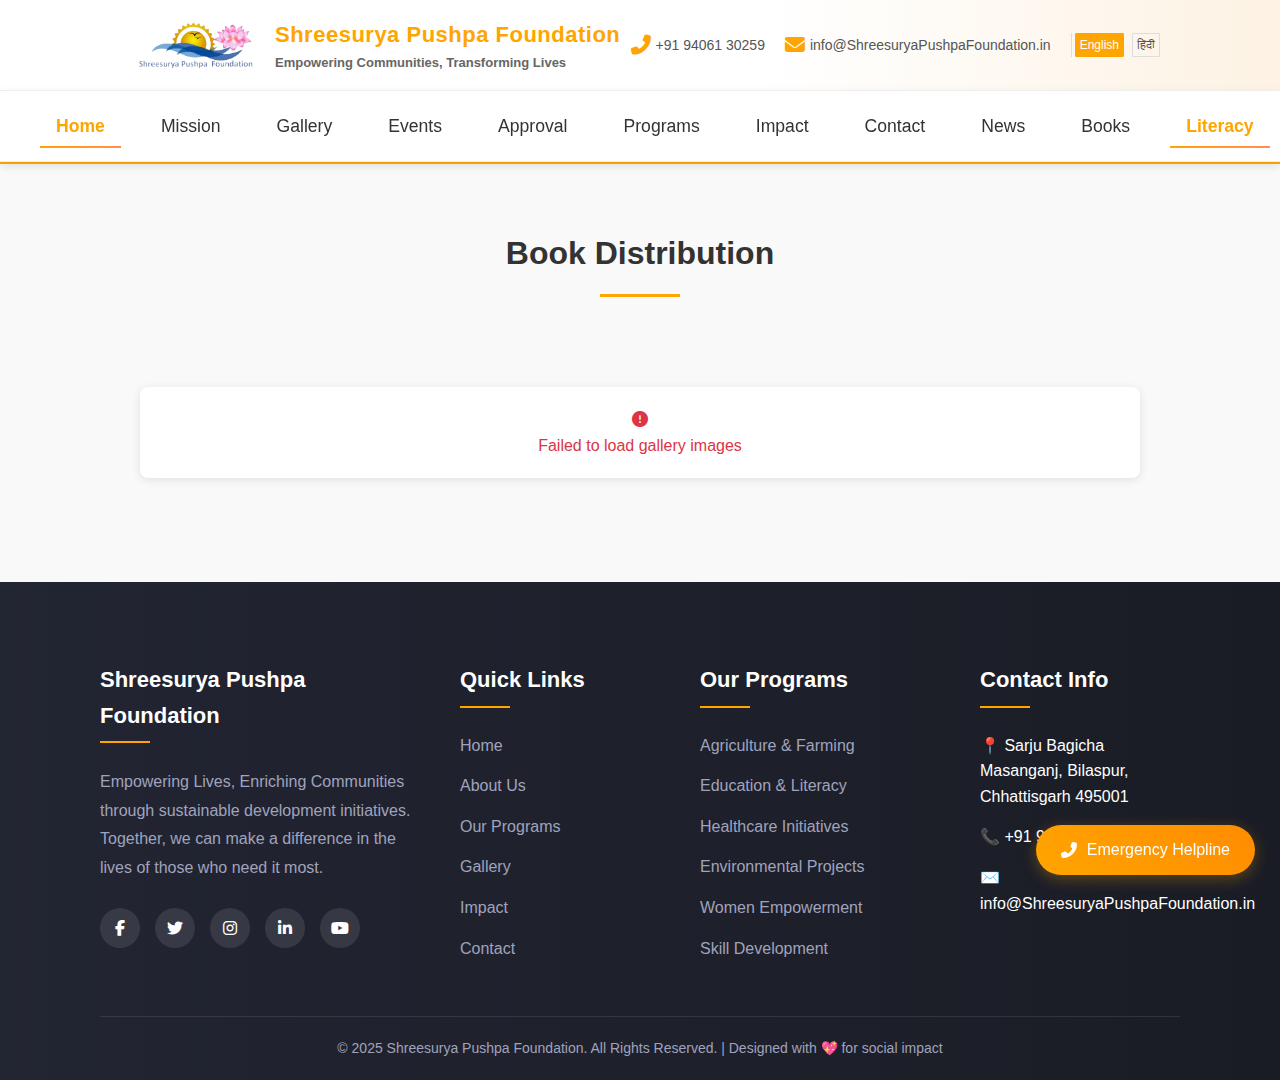
<file: book_distribution.html>
<!DOCTYPE html>
<html lang="en">
<head>
    <meta charset="UTF-8">
    <meta name="viewport" content="width=device-width, initial-scale=1.0>  
    <link rel="icon" type="image/x-icon" href="logo.jpeg">
    <title>Literacy - Shreesurya Pushpa Foundation</title>
    <link rel="icon" type="image/x-icon" href="logo.png">
    <link rel="stylesheet" href="https://cdnjs.cloudflare.com/ajax/libs/font-awesome/6.4.0/css/all.min.css">
    <link rel="stylesheet" href="styles.css">
    <link rel="stylesheet" href="gallery.css">
    <link rel ="stylesheet" href ="navigation.css">
    <link rel="stylesheet" href ="mobile-nav.css">
    <script src="https://apis.google.com/js/api.js"></script>
    <script src="https://accounts.google.com/gsi/client"></script>  
    <link rel="stylesheet" href="navigation.css">
</head>
<body>
  <!-- Add hidden translate element -->
  <div id="google_translate_element" style="position: absolute; top: -9999px; left: -9999px;"></div>
  
  <!-- Header -->
  <header>
    <div class="top-header">
        <div class="container">
            <div class="header-container">
                <div class="logo-section">
                    <img src="logo.png" alt="Shreesurya Pushpa Foundation Logo" class="logo-img">
                    <div class="logo-text">
                        <h1>Shreesurya Pushpa Foundation</h1>
                        <span>Empowering Communities, Transforming Lives</span>
                    </div>
                </div>
                
                <div class="contact-lang-card">
                    <div class="contact-item">
                        <i class="fas fa-phone-alt"></i>
                        <a href="tel:+919406130259">+91 94061 30259</a>
                    </div>
                    <div class="contact-item">
                        <i class="fas fa-envelope"></i>
                        <a href="mailto:info@ShreesuryaPushpaFoundation.in">info@ShreesuryaPushpaFoundation.in</a>
                    </div>
                    <div class="language-switcher">
                        <button onclick="changeLanguage('en')" class="lang-btn active" data-lang="en">English</button>
                        <button onclick="changeLanguage('hi')" class="lang-btn" data-lang="hi">हिंदी</button>
                    </div>
                    <div id="google_translate_element" style="display: none;"></div>

                </div>
            </div>
        </div>
    </div>
    <nav class="main-nav" role="navigation" aria-label="Main navigation">
      <div class="nav-container">
        <button class="hamburger-menu" aria-label="Menu">
          <span class="bar"></span>
          <span class="bar"></span>
          <span class="bar"></span>
        </button>
        <ul class="nav-links">
          <li><a href="index.html#home" class="active">Home</a></li>
          <li><a href="index.html#about">Mission</a></li>
          <li><a href="gallery.html">Gallery</a></li>
          <li><a href="events.html">Events</a></li>
          <li><a href="index.html#approval-letters">Approval</a></li>
          <li><a href="index.html#programs">Programs</a></li>
          <li><a href="index.html#impact">Impact</a></li>
          <li><a href="contact.html">Contact</a></li>
          <li><a href="https://shreesuryapushpanews.co.in/">News</a></li>
          <li><a href="books.html">Books</a></li>
          <li><a href="book_distribution.html" class="active">Literacy</a></li>
          <li><a href="volunteer.html">Volunteer</a></li>
          <li><a href="donate.html" class="donate-btn">Donate</a></li>
        </ul>
      </div>
    </nav>
    <div class="nav-overlay"></div>
    <a href="tel:+919406130259" class="emergency-contact">
        <i class="fas fa-phone-alt fa-shake"></i>
        <span>Emergency Helpline</span>
    </a>
  </header>

  <div class="mobile-nav">
    <div class="mobile-nav-header">
        <button class="mobile-menu-btn" aria-label="Toggle Menu">
            <span></span>
            <span></span>
            <span></span>
        </button>
    </div>
    <nav class="mobile-nav-menu">
        <ul>
          <li><a href="index.html#home" class="active"><i class="fas fa-house-user"  style="color:#3366CC  ; font-size: 20px;gap: 10px;"></i> Home</span></a></li>
          <li><a href="index.html#about"><i class="fas fa-compass" style="color:#3366CC  ; font-size: 20px;"></i>  Mission</span></a></li>
          <li><a href="gallery.html"><i class="fas fa-photo-film" style="color:#3366CC  ; font-size: 20px;"></i>  Gallery</span></a></li>
          <li><a href="events.html"><i class="fas fa-calendar-alt" style="color:#3366CC; font-size: 20px;"></i> Events</span></a></li>
          <li><a href="index.html#approval-letters"><i class="fas fa-circle-check" style="color:#3366CC  ; font-size: 20px;"></i><span> Approval</span></a></li>
          <li><a href="index.html#programs"><i class="fas fa-laptop-code" style="color:#3366CC  ; font-size: 20px;"></i> <span> Programs</span></a></li>
          <li><a href="index.html#impact"><i class="fas fa-bolt" style="color:#3366CC  ; font-size: 20px;"></i><span> Impact</span></a></li>
          <li><a href="contact.html"><i class="fas fa-envelope-open-text" style="color: #3366CC  ; font-size: 20px;"></i><span>  Contact</span></a></li>
          <li><a href="https://shreesuryapushpanews.co.in/"><i class="fas fa-broadcast-tower" style="color:#3366CC  ; font-size: 20px;"></i><span>  News</span></a></li>
          <li><a href="books.html"><i class="fas fa-book" style="color:#3366CC  ; font-size: 20px;"></i><span> Books</span></a></li>
          <li><a href="book_distribution.html"><i class="fas fa-spell-check" style="color:#3366CC ; font-size: 20px;"></i><span> Literacy</a></span></li>
          <li><a href="volunteer.html"><i class="fas fa-hand-holding-heart" style="color:#3366CC  ; font-size: 20px;"></i><span>  Volunteer</span></a></li>
          <li><a href="donate.html" class="donate-btn" >Donate</a></li>
        </ul>
    </nav>
    <div class="nav-backdrop"></div>
  </div>
    <!-- Main content will go here -->
     <!-- Literacy Section -->
     <section class="gallery" id="gallery">
        <div class="container">
            <h2 class="section-title">Book Distribution</h2>
            <div class="gallery-grid" id="dynamicGallery">
                <!-- Images will be loaded dynamically -->
                <div class="loading-spinner">Loading...</div>
            </div>
        </div>
    </section>
    <footer>
      <div class="container">
        <div class="footer-content">
          <div class="footer-column">
            <h3>Shreesurya Pushpa Foundation</h3>
            <p>Empowering Lives, Enriching Communities through sustainable development initiatives. Together, we can make a difference in the lives of those who need it most.</p>
            <div class="social-icons">
              <a href="https://facebook.com/your-page" title="Facebook" class="social-icon">
                <i class="fab fa-facebook-f"></i>
              </a>
              <a href="https://twitter.com/your-handle" title="Twitter" class="social-icon">
                <i class="fab fa-twitter"></i>
              </a>
              <a href="https://instagram.com/your-profile" title="Instagram" class="social-icon">
                <i class="fab fa-instagram"></i>
              </a>
              <a href="https://linkedin.com/company/your-company" title="LinkedIn" class="social-icon">
                <i class="fab fa-linkedin-in"></i>
              </a>
              <a href="https://youtube.com/your-channel" title="YouTube" class="social-icon">
                <i class="fab fa-youtube"></i>
              </a>
            </div>
          </div>
          
          <div class="footer-column">
            <h3>Quick Links</h3>
            <ul class="footer-links">
              <li><a href="#home">Home</a></li>
              <li><a href="#about">About Us</a></li>
              <li><a href="#programs">Our Programs</a></li>
              <li><a href="#gallery">Gallery</a></li>
              <li><a href="#impact">Impact</a></li>
              <li><a href="#contact">Contact</a></li>
            </ul>
          </div>
          
          <div class="footer-column">
            <h3>Our Programs</h3>
            <ul class="footer-links">
              <li><a href="#programs">Agriculture & Farming</a></li>
              <li><a href="#programs">Education & Literacy</a></li>
              <li><a href="#programs">Healthcare Initiatives</a></li>
              <li><a href="#programs">Environmental Projects</a></li>
              <li><a href="#programs">Women Empowerment</a></li>
              <li><a href="#programs">Skill Development</a></li>
            </ul>
          </div>
          
          <div class="footer-column">
            <h3>Contact Info</h3>
            <ul class="footer-links">
              <li>📍 Sarju Bagicha Masanganj, Bilaspur, Chhattisgarh 495001</li>
              <li>📞 +91 94061 30259</li>
              <li>✉️ info@ShreesuryaPushpaFoundation.in</li>
            </ul>
          </div>
        </div>
        
        <div class="copyright">
          <p>&copy; 2025 Shreesurya Pushpa Foundation. All Rights Reserved. | Designed with 💖 for social impact</p>
        </div>
      </div>
    </footer>
    <!-- Add Google Translate API -->
  <script type="text/javascript" src="//translate.google.com/translate_a/element.js?cb=googleTranslateElementInit"></script>
  <script type="text/javascript">
      function googleTranslateElementInit() {
          new google.translate.TranslateElement({
              pageLanguage: 'en',
              includedLanguages: 'en,hi',
              layout: google.translate.TranslateElement.InlineLayout.HORIZONTAL,
              autoDisplay: false,
              multilanguagePage: true
          }, 'google_translate_element');
      }
  </script>
    <script src="book_distribution.js"></script>
    <script src="mobile-nav.js"></script>
</body>
</html>
</file>
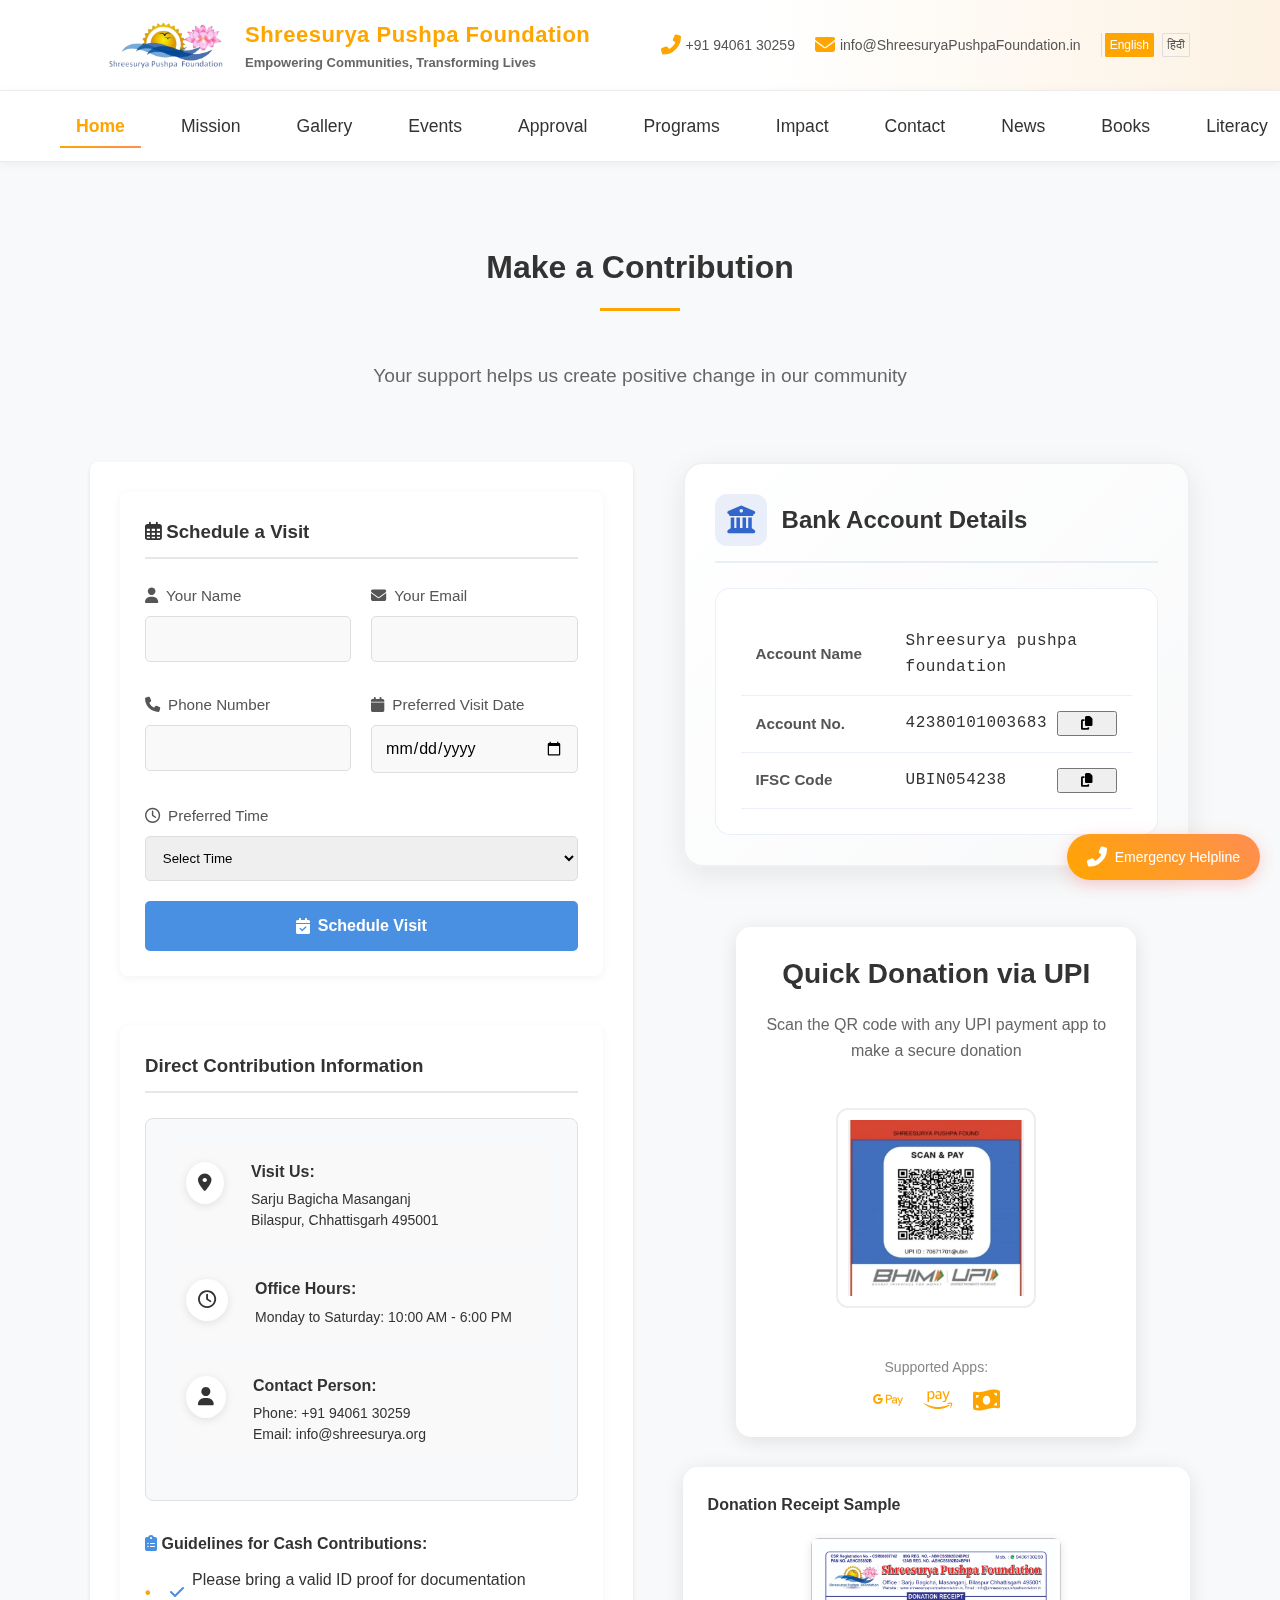
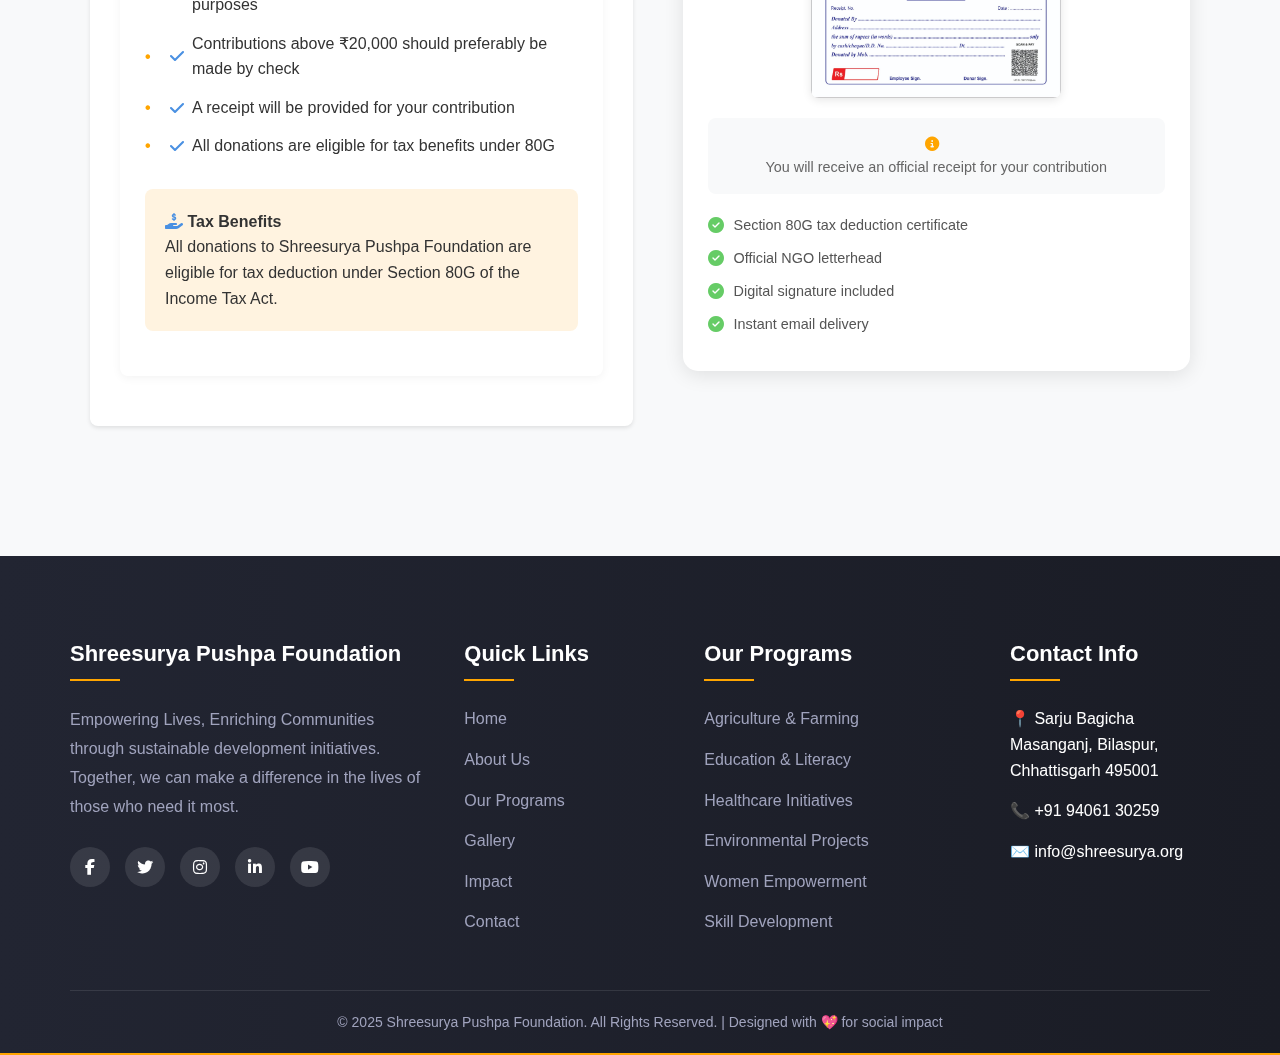
<file: donate.html>
<!DOCTYPE html>
<html lang="en">
<head>
    <meta charset="UTF-8">
    <meta name="viewport" content="width=device-width, initial-scale=1.0">  
    <link rel="icon" type="image/x-icon" href="logo.png">
    <title>Donate - Shreesurya Pushpa Foundation</title>
    <link rel="stylesheet" href="https://cdnjs.cloudflare.com/ajax/libs/font-awesome/6.4.0/css/all.min.css">
    <link rel="stylesheet" href="styles.css">
    <link rel="stylesheet" href="navigation.css">
    <link rel ="stylesheet" href ="mobile-nav.css">    
    <style>
        /* Base styles (mobile first) */
        .container {
            width: 100%;
            padding: 0 15px;
            margin: 0 auto;
        }

        .donation-container {
            display: flex;
            flex-direction: column;
        }

        /* Mobile-first order */
        .payment-methods-section {
            order: 1;
        }

        .form-section {
            order: 2;
        }

        .qr-scan-container {
            margin-bottom: 2rem;
        }

        .form-section, 
        .payment-methods-section {
            width: 100%;
        }

        .form-panel, 
        .info-panel {
            padding: 15px;
            margin-bottom: 20px;
            background: #fff;
            border-radius: 8px;
            box-shadow: 0 2px 10px rgba(0,0,0,0.05);
        }

        .form-row {
            flex-direction: column;
            gap: 15px;
        }

        /* Tablets (portrait) */
        @media (min-width: 600px) {
            .container {
                max-width: 540px;
            }

            .form-row {
                display: grid;
                grid-template-columns: 1fr 1fr;
                gap: 20px;
            }

            .qr-scan-container {
                max-width: 400px;
                margin: 0 auto;
            }
        }

        /* Tablets (landscape) and small laptops */
        @media (min-width: 768px) {
            .container {
                max-width: 720px;
                padding: 0 2px;
            }

            .donation-container {
                display: grid;
                grid-template-columns: 3fr 2fr;
                gap: 30px;
                align-items: start;
            }

            .payment-methods-section,
            .form-section {
                order: unset;
            }

            .payment-methods-section {
                position: sticky;
                top: 20px;
            }
        }

        /* Desktops */
        @media (min-width: 1024px) {
            .container {
                max-width: 960px;
                padding: 0 30px;
            }

            .donation-container {
                gap: 40px;
            }

            .form-panel, 
            .info-panel {
                padding: 25px;
            }
        }

        /* Large desktops */
        @media (min-width: 1280px) {
            .container {
                max-width: 1200px;
            }

            .donation-container {
                grid-template-columns: 2fr 1fr;
                gap: 50px;
            }
        }

        .emergency-contact {
            position: fixed;
            right: 20px;
            bottom: 20px;
            background: var(--gradient);
            color: white;
            padding: 12px 20px;
            border-radius: 50px;
            display: flex;
            align-items: center;
            gap: 8px;
            text-decoration: none;
            box-shadow: 0 4px 15px rgba(255, 107, 107, 0.3);
            z-index: 1000;
            font-weight: 500;
        }

        .emergency-contact i {
            font-size: 20px;
            animation: shake 1.5s ease infinite;
        }

        .emergency-contact span {
            font-size: 14px;
        }

        @keyframes shake {
            0%, 100% { transform: rotate(0deg); }
            20%, 60% { transform: rotate(-10deg); }
            40%, 80% { transform: rotate(10deg); }
        }

        .info-box .info-item {
            display: flex;
            align-items: flex-start;
            gap: 12px;
            margin-bottom: 15px;
        }

        .info-box .info-item i {
            font-size: 18px;
            color: var(--nav-color);
            margin-top: 3px;
        }

        .info-box .info-item div {
            flex: 1;
            min-width: 0;
        }

        .info-box .info-item p {
            margin: 5px 0 0;
            font-size: 14px;
            line-height: 1.5;
            word-wrap: break-word;
            overflow-wrap: break-word;
        }

        /* Enhanced Bank Account Card Styles */
        .bank-account-card {
            background: linear-gradient(135deg, #ffffff 0%, #f8f9fa 100%);
            padding: 30px;
            border-radius: 20px;
            box-shadow: 0 8px 30px rgba(0,0,0,0.08);
            margin-bottom: 30px;
            border: 2px solid #f0f0f0;
            transition: transform 0.3s ease, box-shadow 0.3s ease;
        }

        .bank-account-card:hover {
            transform: translateY(-5px);
            box-shadow: 0 12px 40px rgba(0,0,0,0.12);
        }

        .card-header {
            display: flex;
            align-items: center;
            gap: 15px;
            margin-bottom: 25px;
            padding-bottom: 15px;
            border-bottom: 2px solid rgba(51, 102, 204, 0.1);
        }

        .card-header i {
            font-size: 28px;
            color: #3366CC;
            background: rgba(51, 102, 204, 0.1);
            padding: 12px;
            border-radius: 12px;
        }

        .card-header h3 {
            font-size: 1.5rem;
            color: #333;
            margin: 0;
            font-weight: 600;
        }

        .account-details {
            background: rgba(255, 255, 255, 0.95);
            padding: 25px;
            border-radius: 15px;
            border: 1px solid rgba(51, 102, 204, 0.1);
        }

        .detail-row {
            display: grid;
            grid-template-columns: 130px 1fr;
            gap: 20px;
            padding: 15px;
            border-bottom: 1px solid rgba(51, 102, 204, 0.1);
            align-items: center;
        }

        .label {
            color: #555;
            font-size: 0.95rem;
            font-weight: 600;
        }

        .value {
            font-family: 'Roboto Mono', monospace;
            font-size: 1rem;
            color: #333;
            letter-spacing: 0.5px;
            text-align: left;
        }

        .copy-wrapper {
            display: flex;
            align-items: center;
            justify-content: space-between;
            gap: 10px;
        }

        .copy-button {
            padding: 3px 8px;
            min-width: 60px;
        }

        @media (max-width: 768px) {
            .bank-account-card {
                padding: 20px;
            }

            .detail-row {
                grid-template-columns: 1fr;
                gap: 5px;
            }

            .value {
                font-size: 0.95rem;
            }

            .copy-wrapper {
                width: 100%;
                justify-content: space-between;
                margin-top: 5px;
            }

            .copy-button {
                padding: 3px 6px;
                min-width: 80px;
            }
        }
    </style>
</head>
<body>
    <!-- Add hidden translate element -->
  <div id="google_translate_element" style="position: absolute; top: -9999px; left: -9999px;"></div>
  
    <div class="mobile-nav">
        <div class="mobile-nav-header">
            <button class="mobile-menu-btn" aria-label="Toggle Menu">
                <span></span>
                <span></span>
                <span></span>
            </button>
        </div>
        <nav class="mobile-nav-menu">
            <ul>
                <li><a href="index.html#home" class="active"><i class="fas fa-house-user"  style="color:#3366CC  ; font-size: 20px;gap: 10px;"></i> Home</span></a></li>
                <li><a href="index.html#about"><i class="fas fa-compass" style="color:#3366CC  ; font-size: 20px;"></i>  Mission</span></a></li>
                <li><a href="gallery.html"><i class="fas fa-photo-film" style="color:#3366CC  ; font-size: 20px;"></i>  Gallery</span></a></li>
                <li><a href="events.html"><i class="fas fa-calendar-alt" style="color:#3366CC; font-size: 20px;"></i> Events</span></a></li>
                <li><a href="index.html#approval-letters"><i class="fas fa-circle-check" style="color:#3366CC  ; font-size: 20px;"></i><span> Approval</span></a></li>
                <li><a href="index.html#programs"><i class="fas fa-laptop-code" style="color:#3366CC  ; font-size: 20px;"></i> <span> Programs</span></a></li>
                <li><a href="index.html#impact"><i class="fas fa-bolt" style="color:#3366CC  ; font-size: 20px;"></i><span> Impact</span></a></li>
                <li><a href="contact.html"><i class="fas fa-envelope-open-text" style="color: #3366CC  ; font-size: 20px;"></i><span>  Contact</span></a></li>
                <li><a href="https://shreesuryapushpanews.co.in/"><i class="fas fa-broadcast-tower" style="color:#3366CC  ; font-size: 20px;"></i><span>  News</span></a></li>
                <li><a href="books.html"><i class="fas fa-book" style="color:#3366CC  ; font-size: 20px;"></i><span> Books</span></a></li>
                <li><a href="book_distribution.html"><i class="fas fa-spell-check" style="color:#3366CC ; font-size: 20px;"></i><span> Literacy</a></span></li>
                <li><a href="volunteer.html"><i class="fas fa-hand-holding-heart" style="color:#3366CC  ; font-size: 20px;"></i><span>  Volunteer</span></a></li>
                <li><a href="donate.html" class="donate-btn" >Donate</a></li>
            </ul>
        </nav>
        <div class="nav-backdrop"></div>
    </div>

    <!-- Header -->
  <header>
    <div class="top-header">
        <div class="container">
            <div class="header-container">
                <div class="logo-section">
                    <img src="logo.png" alt="Shreesurya Pushpa Foundation Logo" class="logo-img">
                    <div class="logo-text">
                        <h1>Shreesurya Pushpa Foundation</h1>
                        <span>Empowering Communities, Transforming Lives</span>
                    </div>
                </div>
                
                <div class="contact-lang-card">
                    <div class="contact-item">
                        <i class="fas fa-phone-alt"></i>
                        <a href="tel:+919406130259">+91 94061 30259</a>
                    </div>
                    <div class="contact-item">
                        <i class="fas fa-envelope"></i>
                        <a href="mailto:info@ShreesuryaPushpaFoundation.in">info@ShreesuryaPushpaFoundation.in</a>
                    </div>
                    <div class="language-switcher">
                        <button onclick="changeLanguage('en')" class="lang-btn active" data-lang="en">English</button>
                        <button onclick="changeLanguage('hi')" class="lang-btn" data-lang="hi">हिंदी</button>
                    </div>
                    <div id="google_translate_element" style="display: none;"></div>

                </div>
            </div>
        </div>
    </div>
    <nav class="main-nav" role="navigation" aria-label="Main navigation">
      <div class="navbar">
        <button class="hamburger-menu" aria-label="Toggle navigation">
          <span></span>
          <span></span>
          <span></span>
        </button>
        <ul class="nav-links">
          <li><a href="index.html#home" class="active">Home</a></li>
          <li><a href="index.html#about">Mission</a></li>
          <li><a href="gallery.html">Gallery</a></li>
          <li><a href="events.html">Events</a></li>
          <li><a href="index.html#approval-letters">Approval</a></li>
          <li><a href="index.html#programs">Programs</a></li>
          <li><a href="index.html#impact">Impact</a></li>
          <li><a href="contact.html">Contact</a></li>
          <li><a href="https://shreesuryaPushpanews.co.in/">News</a></li>
          <li><a href="books.html">Books</a></li>
          <li><a href="book_distribution.html">Literacy</a></li>
          <li><a href="volunteer.html">Volunteer</a></li>
          <li><a href="donate.html" class="donate-btn">Donate</a></li>
        </ul>
      </div>
    </nav>
    <div class="nav-overlay"></div>
    <a href="tel:+919406130259" class="emergency-contact">
        <i class="fas fa-phone-alt fa-shake"></i>
        <span>Emergency Helpline</span>
    </a>
  
    <section class="donate-section">
        <div class="container">
            <h2 class="section-title"> Make a Contribution</h2>
            <p class="section-desc">Your support helps us create positive change in our community</p>

            <div class="donation-container">
                <div class="form-section">
                    <div class="form-panel">
                        <h3><i class="far fa-calendar-alt"></i>  Schedule a Visit</h3>
                        <form id="visitForm" action="https://script.google.com/macros/s/AKfycbxaYKk5X84IEywNKyPTGv7RlgelfApAPdDFKpGwmaB7hblHcHEPQWPV8jHZg13XXcla/exec" method="POST">
                            <div class="form-row">
                                <div class="form-group">
                                    <label for="name"><i class="fas fa-user"></i> Your Name</label>
                                    <input type="text" id="name" name="name" required class="form-control">
                                </div>
                                <div class="form-group">
                                    <label for="email"><i class="fas fa-envelope"></i> Your Email</label>
                                    <input type="email" id="email" name="email" required class="form-control">
                                </div>
                            </div>

                            <div class="form-row">
                                <div class="form-group">
                                    <label for="phone"><i class="fas fa-phone"></i> Phone Number</label>
                                    <input type="tel" id="phone" name="phone" required class="form-control">
                                </div>
                                <div class="form-group">
                                    <label for="preferred_date"><i class="fas fa-calendar"></i> Preferred Visit Date</label>
                                    <input type="date" id="preferred_date" name="preferred_date" required class="form-control">
                                </div>
                            </div>

                            <div class="form-group">
                                <label for="preferred_time"><i class="far fa-clock"></i> Preferred Time</label>
                                <select id="preferred_time" name="preferred_time" required class="form-control">
                                    <option value="">Select Time</option>
                                    <option value="10:00 AM">10:00 AM</option>
                                    <option value="11:00 AM">11:00 AM</option>
                                    <option value="12:00 PM">12:00 PM</option>
                                    <option value="2:00 PM">2:00 PM</option>
                                    <option value="3:00 PM">3:00 PM</option>
                                    <option value="4:00 PM">4:00 PM</option>
                                    <option value="5:00 PM">5:00 PM</option>
                                </select>
                            </div>

                            <button type="submit" class="submit-btn">
                                <i class="fas fa-calendar-check"></i> Schedule Visit
                            </button>
                        </form>
                    </div>
                    <div class="info-panel">
                        <h3>Direct Contribution Information</h3>
                        <div class="info-box">
                            <div class="info-item">
                                <i class="fas fa-map-marker-alt"></i>
                                <div>
                                    <strong>Visit Us:</strong>
                                    <p>Sarju Bagicha Masanganj<br>Bilaspur, Chhattisgarh 495001</p>
                                </div>
                            </div>
                            
                            <div class="info-item">
                                <i class="far fa-clock"></i>
                                <div>
                                    <strong>Office Hours:</strong>
                                    <p>Monday to Saturday: 10:00 AM - 6:00 PM</p>
                                </div>
                            </div>
                            
                            <div class="info-item">
                                <i class="fas fa-user"></i>
                                <div>
                                    <strong>Contact Person:</strong>
                                    <p>Phone: +91 94061 30259<br>Email: info@shreesurya.org</p>
                                </div>
                            </div>
                        </div>

                        <div class="contribution-guidelines">
                            <h4><i class="fas fa-clipboard-list"></i> Guidelines for Cash Contributions:</h4>
                            <ul>
                                <li><i class="fas fa-check"></i> Please bring a valid ID proof for documentation purposes</li>
                                <li><i class="fas fa-check"></i> Contributions above ₹20,000 should preferably be made by check</li>
                                <li><i class="fas fa-check"></i> A receipt will be provided for your contribution</li>
                                <li><i class="fas fa-check"></i> All donations are eligible for tax benefits under 80G</li>
                            </ul>
                        </div>

                        <div class="tax-benefit-info">
                            <h4><i class="fas fa-hand-holding-usd"></i> Tax Benefits</h4>
                            <p>All donations to Shreesurya Pushpa Foundation are eligible for tax deduction under Section 80G of the Income Tax Act.</p>
                        </div>
                    </div>
                </div>

                <div class="payment-methods-section">
                    <!-- Bank Account Details Card -->
                    <div class="bank-account-card">
                        <div class="card-header">
                            <i class="fas fa-university"></i>
                            <h3>Bank Account Details</h3>
                        </div>
                        <div class="account-details">
                            <div class="detail-row">
                                <span class="label">Account Name</span>
                                <span class="value">Shreesurya pushpa foundation</span>
                            </div>
                            <div class="detail-row">
                                <span class="label">Account No.</span>
                                <div class="copy-wrapper">
                                    <span class="value" id="accountNumber" translate="no">42380101003683</span>
                                    <button onclick="copyText('accountNumber')" class="copy-button">
                                        <i class="fas fa-copy"></i>
                                    </button>
                                </div>
                            </div>
                            <div class="detail-row">
                                <span class="label">IFSC Code</span>
                                <div class="copy-wrapper">
                                    <span class="value" id="ifscCode" translate="no">UBIN054238</span>
                                    <button onclick="copyText('ifscCode')" class="copy-button">
                                        <i class="fas fa-copy"></i>
                                    </button>
                                </div>
                            </div>
                        </div>
                    </div>

                    <!-- QR Code Section -->
                    <div class="qr-scan-container">
                        <div class="qr-info">
                            <h3>Quick Donation via UPI</h3>
                            <p>Scan the QR code with any UPI payment app to make a secure donation</p>
                            <div class="qr-image">
                                <a href="Images/QR.jpeg" data-lightbox="donate-qr" data-title="UPI Donation QR Code">
                                    <img src="Images/QR.jpeg" alt="Donation QR Code" class="qr-code">
                                </a>
                            </div>
                            <div class="supported-apps">
                                <span>Supported Apps:</span>
                                <div class="app-icons">
                                    <i class="fab fa-google-pay"></i>
                                    <i class="fab fa-amazon-pay"></i>
                                    <i class="fas fa-money-bill-wave"></i>
                                </div>
                            </div>
                        </div>
                    </div>

                    <!-- Receipt Preview Section -->
                    <div class="receipt-container">
                        <h4>Donation Receipt Sample</h4>
                        <div class="receipt-image-container">
                            <a href="Images/receipt.jpeg" data-lightbox="donate-receipt" data-title="Sample Donation Receipt">
                                <img src="Images/receipt.jpeg" alt="Donation Receipt Sample" class="receipt-image">
                            </a>
                        </div>
                        <div class="receipt-info">
                            <i class="fas fa-info-circle"></i>
                            <p>You will receive an official receipt for your contribution</p>
                        </div>
                        <ul class="receipt-features">
                            <li><i class="fas fa-check-circle"></i> Section 80G tax deduction certificate</li>
                            <li><i class="fas fa-check-circle"></i> Official NGO letterhead</li>
                            <li><i class="fas fa-check-circle"></i> Digital signature included</li>
                            <li><i class="fas fa-check-circle"></i> Instant email delivery</li>
                        </ul>
                    </div>
                </div>
            </div>
        </div>
    </section>

    <footer>
      <div class="container">
        <div class="footer-content">
          <div class="footer-column">
            <h3>Shreesurya Pushpa Foundation</h3>
            <p>Empowering Lives, Enriching Communities through sustainable development initiatives. Together, we can make a difference in the lives of those who need it most.</p>
            <div class="social-icons">
              <a href="https://facebook.com/your-page" title="Facebook" class="social-icon">
                <i class="fab fa-facebook-f"></i>
              </a>
              <a href="https://twitter.com/your-handle" title="Twitter" class="social-icon">
                <i class="fab fa-twitter"></i>
              </a>
              <a href="https://instagram.com/your-profile" title="Instagram" class="social-icon">
                <i class="fab fa-instagram"></i>
              </a>
              <a href="https://linkedin.com/company/your-company" title="LinkedIn" class="social-icon">
                <i class="fab fa-linkedin-in"></i>
              </a>
              <a href="https://youtube.com/your-channel" title="YouTube" class="social-icon">
                <i class="fab fa-youtube"></i>
              </a>
            </div>
          </div>
          
          <div class="footer-column">
            <h3>Quick Links</h3>
            <ul class="footer-links">
              <li><a href="#home">Home</a></li>
              <li><a href="#about">About Us</a></li>
              <li><a href="#programs">Our Programs</a></li>
              <li><a href="#gallery">Gallery</a></li>
              <li><a href="#impact">Impact</a></li>
              <li><a href="#contact">Contact</a></li>
            </ul>
          </div>
          
          <div class="footer-column">
            <h3>Our Programs</h3>
            <ul class="footer-links">
              <li><a href="#programs">Agriculture & Farming</a></li>
              <li><a href="#programs">Education & Literacy</a></li>
              <li><a href="#programs">Healthcare Initiatives</a></li>
              <li><a href="#programs">Environmental Projects</a></li>
              <li><a href="#programs">Women Empowerment</a></li>
              <li><a href="#programs">Skill Development</a></li>
            </ul>
          </div>
          
          <div class="footer-column">
            <h3>Contact Info</h3>
            <ul class="footer-links">
              <li>📍 Sarju Bagicha Masanganj, Bilaspur, Chhattisgarh 495001</li>
              <li>📞 +91 94061 30259</li>
              <li>✉️ info@shreesurya.org</li>
            </ul>
          </div>
        </div>
        
        <div class="copyright">
          <p>&copy; 2025 Shreesurya Pushpa Foundation. All Rights Reserved. | Designed with 💖 for social impact</p>
        </div>
      </div>
    </footer>
    <!-- Add Google Translate API -->
  <script type="text/javascript" src="//translate.google.com/translate_a/element.js?cb=googleTranslateElementInit"></script>
  <script type="text/javascript">
      function googleTranslateElementInit() {
          new google.translate.TranslateElement({
              pageLanguage: 'en',
              includedLanguages: 'en,hi',
              layout: google.translate.TranslateElement.InlineLayout.HORIZONTAL,
              autoDisplay: false,
              multilanguagePage: true
          }, 'google_translate_element');
      }

      function copyText(elementId) {
          const textToCopy = document.getElementById(elementId).textContent;
          navigator.clipboard.writeText(textToCopy).then(() => {
              alert('Copied to clipboard!');
          }).catch(err => {
              console.error('Failed to copy text: ', err);
          });
      }
  </script>
    <script src="mobile-nav.js"></script>
    <script src="script.js"></script>
</body>
</html>
</file>
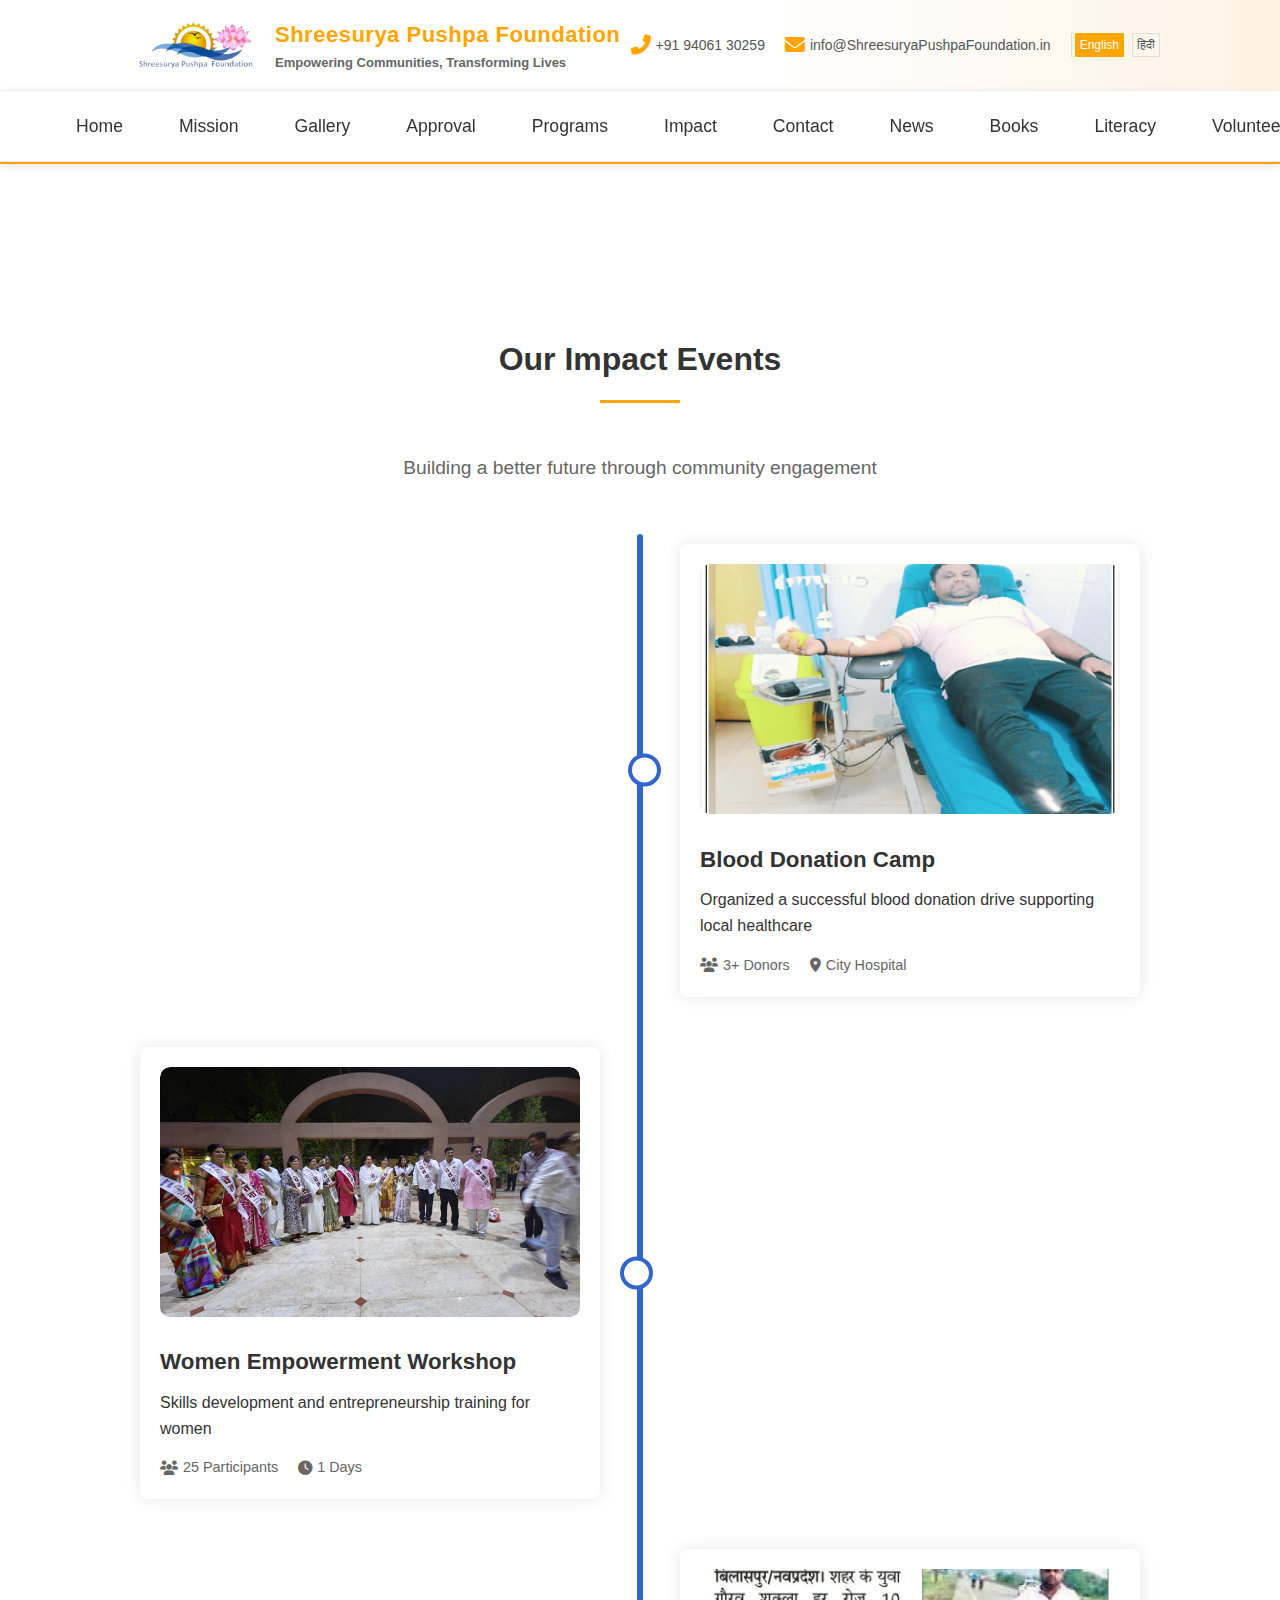
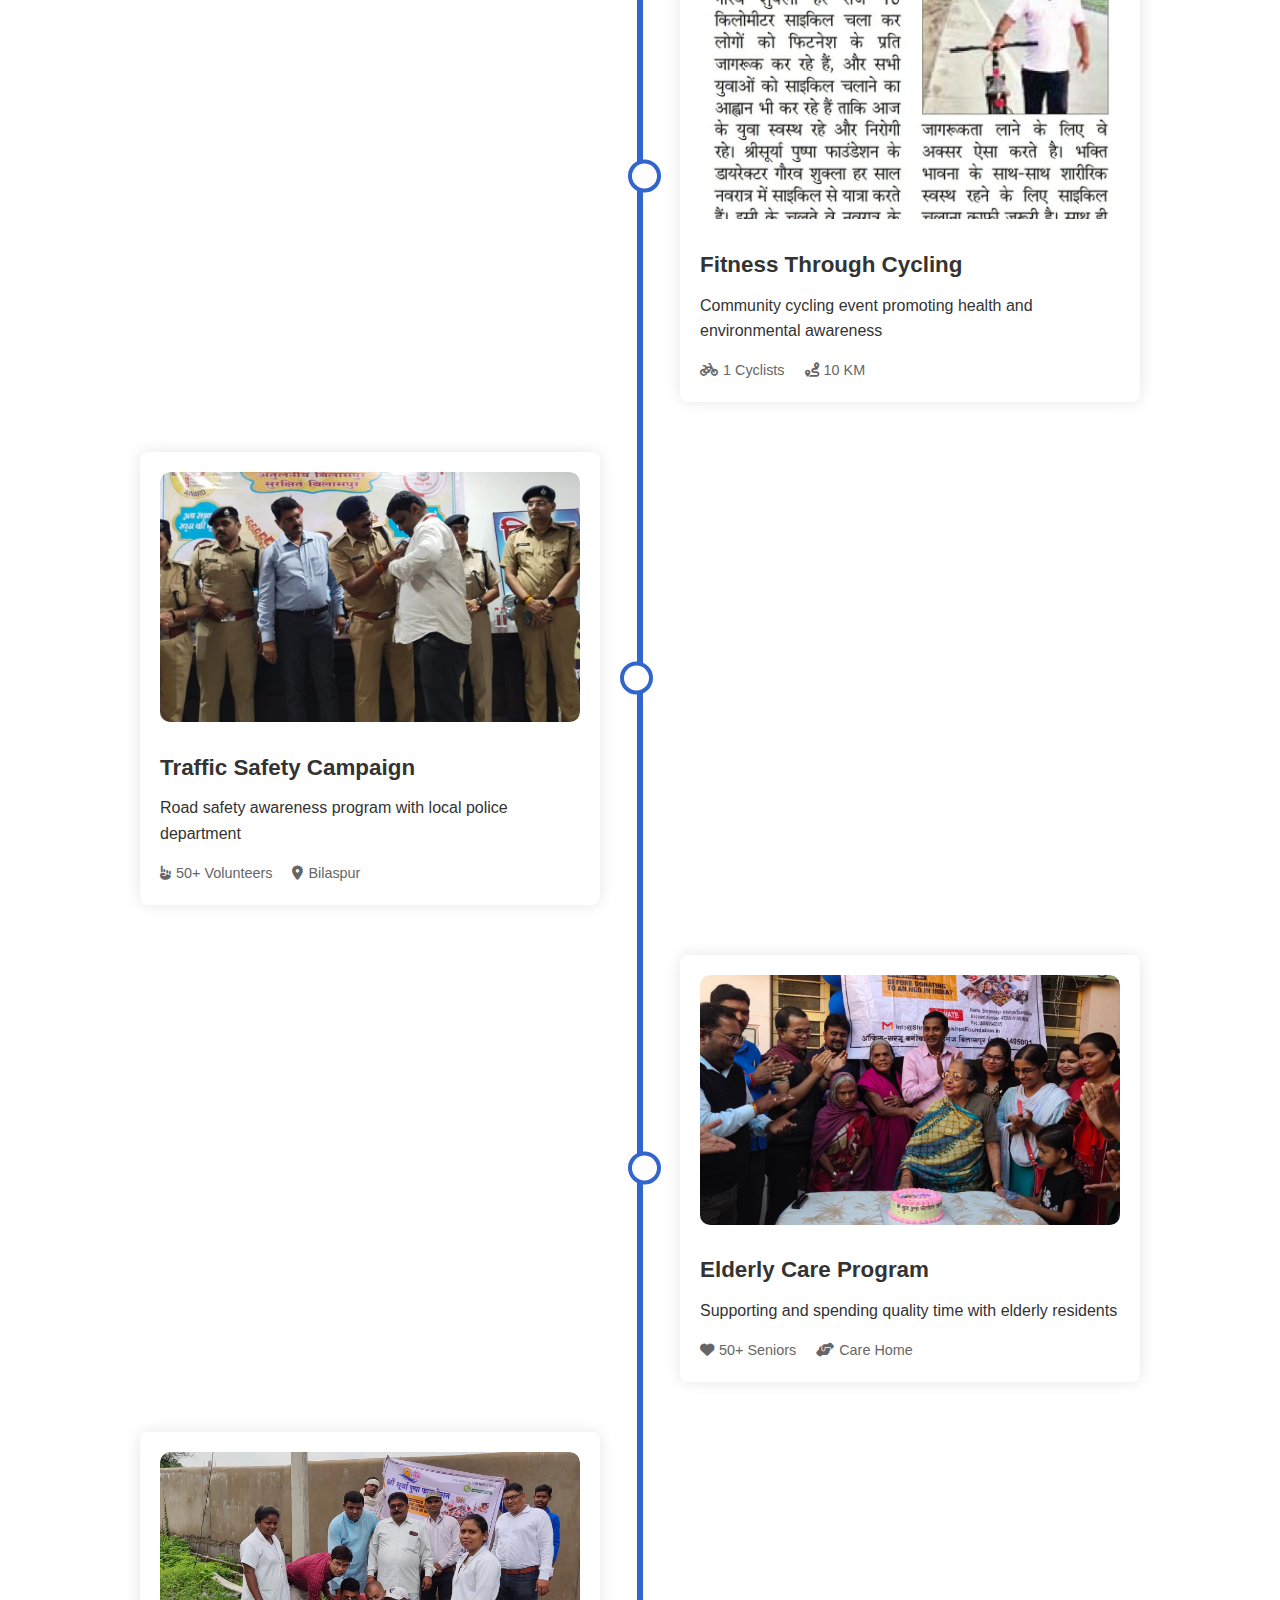
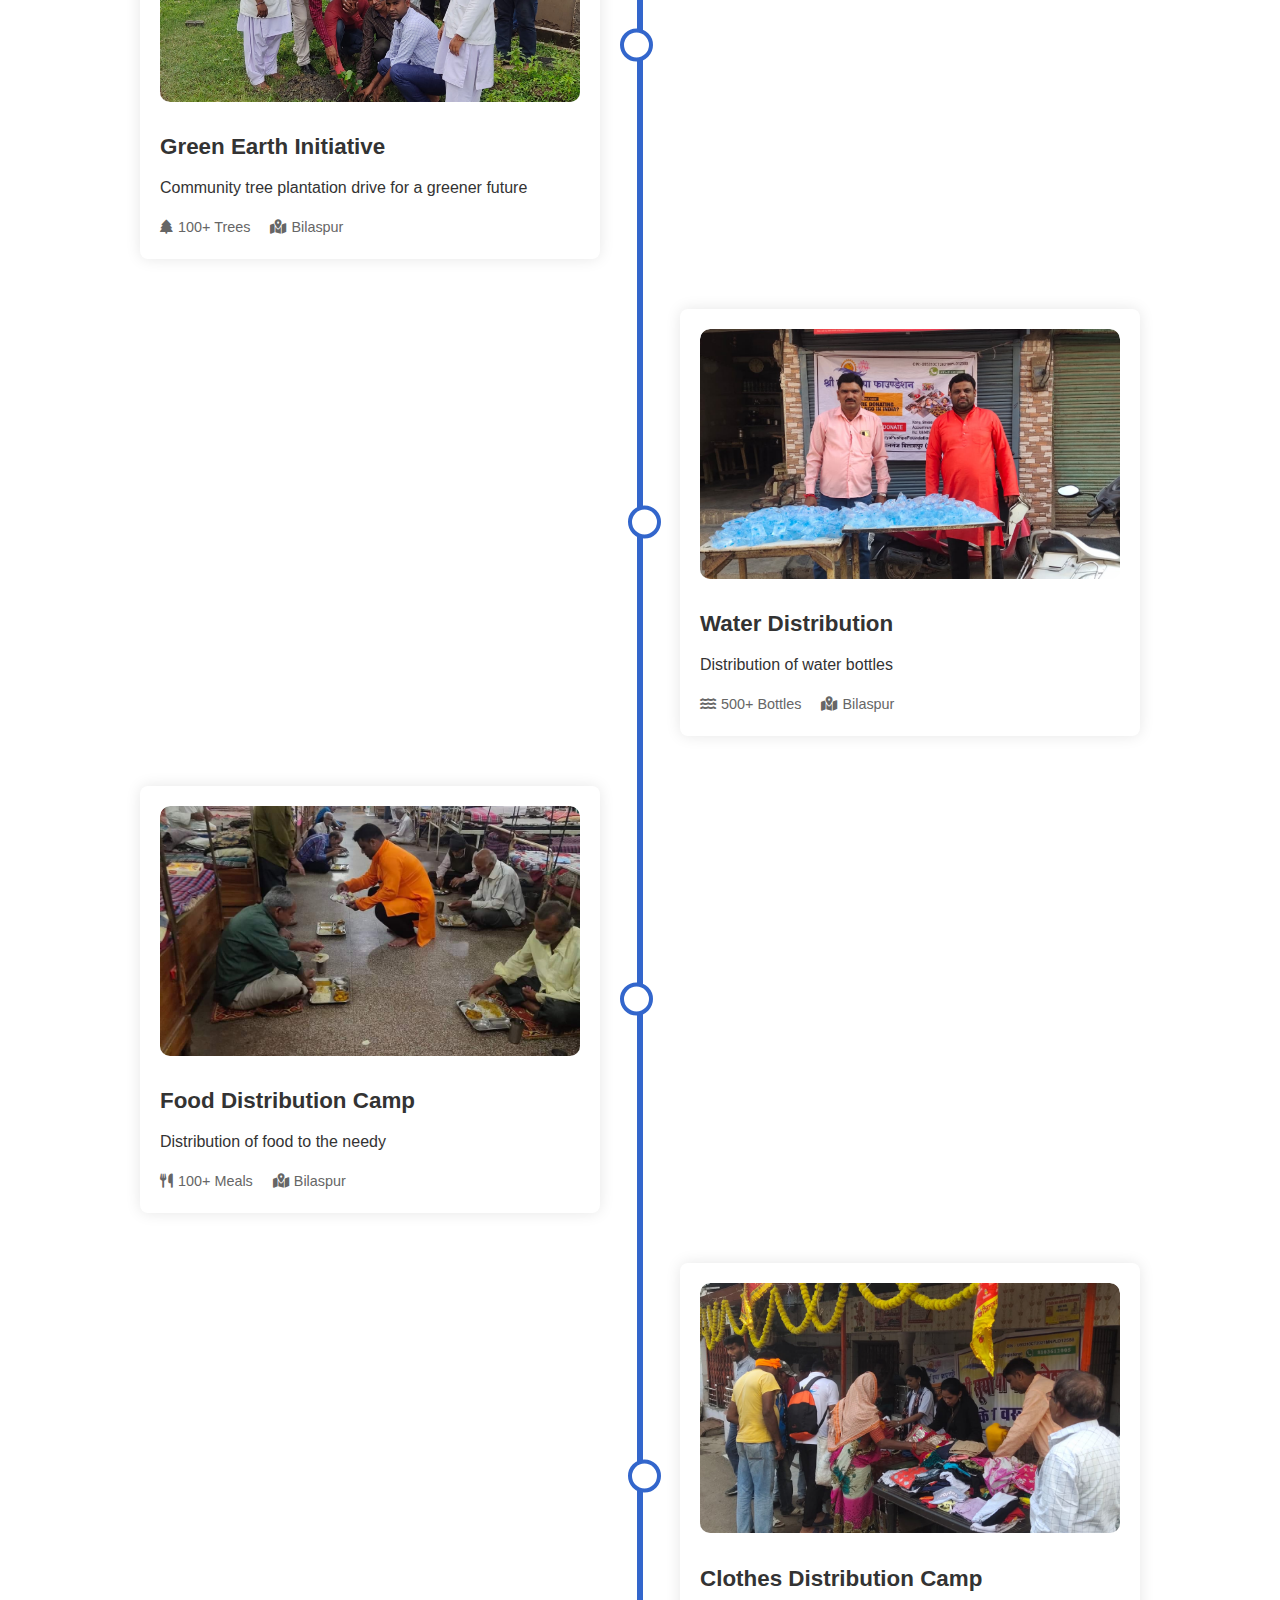
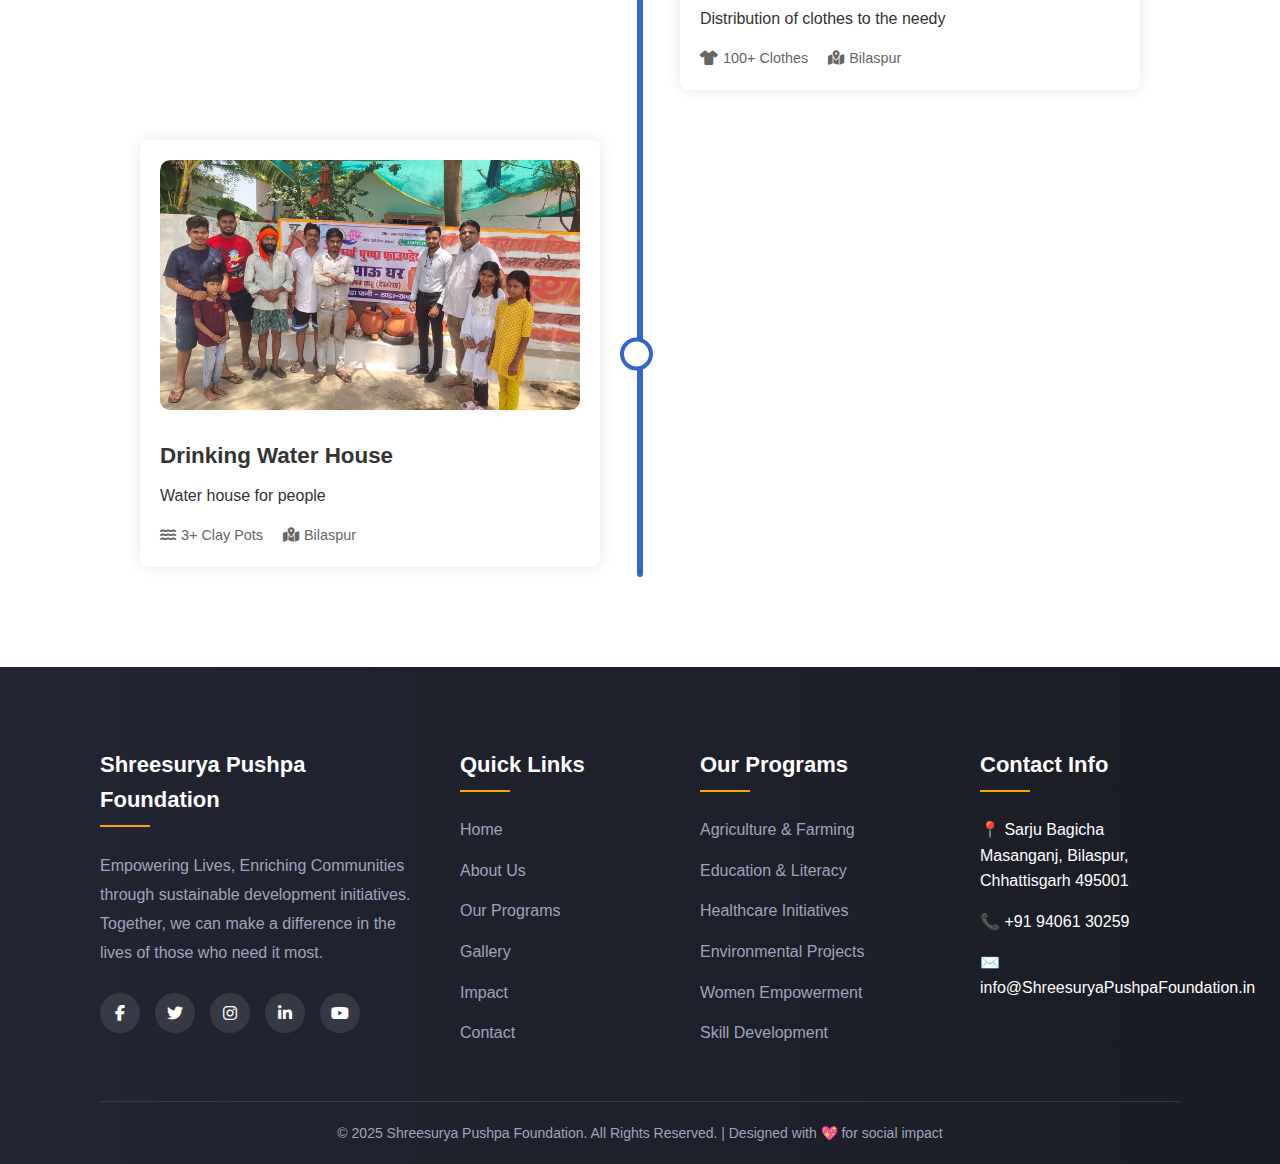
<file: events.html>
<!DOCTYPE html>
<html lang="en">
<head>
    <meta charset="UTF-8">
    <meta name="viewport" content="width=device-width, initial-scale=1.0">
    <title>Events - Shreesurya Pushpa Foundation</title>
    <link rel="icon" type="image/x-icon" href="logo.png">
    <link rel="stylesheet" href="https://cdnjs.cloudflare.com/ajax/libs/font-awesome/6.4.0/css/all.min.css">
    <link rel="stylesheet" href="styles.css">
    <link rel="stylesheet" href="navigation.css">
    <link rel="stylesheet" href="mobile-nav.css">
    <link rel="stylesheet" href="events.css">
</head>
<body>
    <!-- Add hidden translate element -->
    <div id="google_translate_element" style="position: absolute; top: -9999px; left: -9999px;"></div>
  
    <!-- Mobile Navigation -->
    <div class="mobile-nav">
        <div class="mobile-nav-header">
            <button class="mobile-menu-btn" aria-label="Toggle Menu">
                <span></span>
                <span></span>
                <span></span>
            </button>
        </div>
        <nav class="mobile-nav-menu">
            <ul>
                <li><a href="index.html#home" class="active"><i class="fas fa-house-user" style="color:#3366CC; font-size: 20px;gap: 10px;"></i> Home</span></a></li>
                <li><a href="index.html#about"><i class="fas fa-compass" style="color:#3366CC; font-size: 20px;"></i> Mission</span></a></li>
                <li><a href="gallery.html"><i class="fas fa-photo-film" style="color:#3366CC; font-size: 20px;"></i> Gallery</span></a></li>
                <li><a href="index.html#approval-letters"><i class="fas fa-circle-check" style="color:#3366CC; font-size: 20px;"></i><span> Approval</span></a></li>
                <li><a href="index.html#programs"><i class="fas fa-laptop-code" style="color:#3366CC; font-size: 20px;"></i><span> Programs</span></a></li>
                <li><a href="index.html#impact"><i class="fas fa-bolt" style="color:#3366CC; font-size: 20px;"></i><span> Impact</span></a></li>
                <li><a href="contact.html"><i class="fas fa-envelope-open-text" style="color:#3366CC; font-size: 20px;"></i><span> Contact</span></a></li>
                <li><a href="https://shreesuryapushpanews.co.in/"><i class="fas fa-broadcast-tower" style="color:#3366CC; font-size: 20px;"></i><span> News</span></a></li>
                <li><a href="books.html"><i class="fas fa-book" style="color:#3366CC; font-size: 20px;"></i><span> Books</span></a></li>
                <li><a href="book_distribution.html"><i class="fas fa-spell-check" style="color:#3366CC; font-size: 20px;"></i><span> Literacy</span></a></li>
                <li><a href="volunteer.html"><i class="fas fa-hand-holding-heart" style="color:#3366CC; font-size: 20px;"></i><span> Volunteer</span></a></li>
                <li><a href="donate.html" class="donate-btn">Donate</a></li>
            </ul>
        </nav>
        <div class="nav-backdrop"></div>
    </div>

    <!-- Header -->
    <header>
        <div class="top-header">
            <div class="container">
                <div class="header-container">
                    <div class="logo-section">
                        <img src="logo.png" alt="Shreesurya Pushpa Foundation Logo" class="logo-img">
                        <div class="logo-text">
                            <h1>Shreesurya Pushpa Foundation</h1>
                            <span>Empowering Communities, Transforming Lives</span>
                        </div>
                    </div>
                    
                    <div class="contact-lang-card">
                        <div class="contact-item">
                            <i class="fas fa-phone-alt"></i>
                            <a href="tel:+919406130259">+91 94061 30259</a>
                        </div>
                        <div class="contact-item">
                            <i class="fas fa-envelope"></i>
                            <a href="mailto:info@ShreesuryaPushpaFoundation.in">info@ShreesuryaPushpaFoundation.in</a>
                        </div>
                        <div class="language-switcher">
                            <button onclick="changeLanguage('en')" class="lang-btn active" data-lang="en">English</button>
                            <button onclick="changeLanguage('hi')" class="lang-btn" data-lang="hi">हिंदी</button>
                        </div>
                        <div id="google_translate_element" style="display: none;"></div>
                    </div>
                </div>
            </div>
        </div>

        <!-- Main Navigation -->
        <nav class="main-nav" role="navigation" aria-label="Main navigation">
            <div class="navbar">
                <button class="hamburger-menu" aria-label="Toggle navigation">
                    <span></span>
                    <span></span>
                    <span></span>
                </button>
                <ul class="nav-links">
                    <li><a href="index.html#home">Home</a></li>
                    <li><a href="index.html#about">Mission</a></li>
                    <li><a href="gallery.html">Gallery</a></li>
                    <li><a href="index.html#approval-letters">Approval</a></li>
                    <li><a href="index.html#programs">Programs</a></li>
                    <li><a href="index.html#impact">Impact</a></li>
                    <li><a href="contact.html">Contact</a></li>
                    <li><a href="https://shreesuryaPushpanews.co.in/">News</a></li>
                    <li><a href="books.html">Books</a></li>
                    <li><a href="book_distribution.html">Literacy</a></li>
                    <li><a href="volunteer.html">Volunteer</a></li>
                    <li><a href="donate.html" class="donate-btn">Donate</a></li>
                </ul>
            </div>
        </nav>
    </header>

    <section class="events-timeline" style="margin-top: 120px;">
        <div class="container">
            <h2 class="section-title">Our Impact Events</h2>
            <p class="section-desc">Building a better future through community engagement</p>
            
            <div class="timeline">
                <!-- Blood Donation Camp -->
                <div class="timeline-item right">
                    <div class="timeline-content">
                        <div class="event-image">
                            <img src="Images/events/blood.jpeg" alt="Blood Donation Camp">
                        </div>
                        <div class="event-info">
                            <h3>Blood Donation Camp</h3>
                            <p>Organized a successful blood donation drive supporting local healthcare</p>
                            <div class="event-stats">
                                <span><i class="fas fa-users"></i> 3+ Donors</span>
                                <span><i class="fas fa-location-dot"></i> City Hospital</span>
                            </div>
                        </div>
                    </div>
                </div>

                <!-- Women Empowerment Workshop -->
                <div class="timeline-item left">
                    <div class="timeline-content">
                        <div class="event-image">
                            <img src="Images/women.jpeg" alt="Women Empowerment Workshop">
                        </div>
                        <div class="event-info">
                            <h3>Women Empowerment Workshop</h3>
                            <p>Skills development and entrepreneurship training for women</p>
                            <div class="event-stats">
                                <span><i class="fas fa-users"></i> 25 Participants</span>
                                <span><i class="fas fa-clock"></i> 1 Days</span>
                            </div>
                        </div>
                    </div>
                </div>

                <!-- Fitness Through Cycling -->
                <div class="timeline-item right">
                    <div class="timeline-content">
                        <div class="event-image">
                            <img src="Images/events/cycling.jpeg" alt="Fitness Through Cycling">
                        </div>
                        <div class="event-info">
                            <h3>Fitness Through Cycling</h3>
                            <p>Community cycling event promoting health and environmental awareness</p>
                            <div class="event-stats">
                                <span><i class="fas fa-bicycle"></i> 1 Cyclists</span>
                                <span><i class="fas fa-route"></i> 10 KM</span>
                            </div>
                        </div>
                    </div>
                </div>

                <!-- Traffic Management -->
                <div class="timeline-item left">
                    <div class="timeline-content">
                        <div class="event-image">
                            <img src="Images/events/traffic.jpeg" alt="Traffic Management Awareness">
                        </div>
                        <div class="event-info">
                            <h3>Traffic Safety Campaign</h3>
                            <p>Road safety awareness program with local police department</p>
                            <div class="event-stats">
                                <span><i class="fas fa-hand-point-up"></i> 50+ Volunteers</span>
                                <span><i class="fas fa-map-marker-alt"></i> Bilaspur</span>
                            </div>
                        </div>
                    </div>
                </div>

                <!-- Old Age Home Visit -->
                <div class="timeline-item right">
                    <div class="timeline-content">
                        <div class="event-image">
                            <img src="Images/events/oldage.jpeg" alt="Old Age Home Visit">
                        </div>
                        <div class="event-info">
                            <h3>Elderly Care Program</h3>
                            <p>Supporting and spending quality time with elderly residents</p>
                            <div class="event-stats">
                                <span><i class="fas fa-heart"></i> 50+ Seniors</span>
                                <span><i class="fas fa-hands-helping"></i> Care Home</span>
                            </div>
                        </div>
                    </div>
                </div>

                <!-- Tree Plantation -->
                <div class="timeline-item left">
                    <div class="timeline-content">
                        <div class="event-image">
                            <img src="Images/events/tree-plantation.jpeg" alt="Tree Plantation Drive">
                        </div>
                        <div class="event-info">
                            <h3>Green Earth Initiative</h3>
                            <p>Community tree plantation drive for a greener future</p>
                            <div class="event-stats">
                                <span><i class="fas fa-tree"></i> 100+ Trees</span>
                                <span><i class="fas fa-map-marked-alt"></i>  Bilaspur</span>
                            </div>
                        </div>
                    </div>
                </div>
                <div class="timeline-item right">
                    <div class="timeline-content">
                        <div class="event-image">
                            <img src="Images/events/water.jpeg" alt="water Drive">
                        </div>
                        <div class="event-info">
                            <h3>Water  Distribution</h3>
                            <p>Distribution of water bottles</p>
                            <div class="event-stats">
                                <span><i class="fas fa-water"></i> 500+ Bottles</span>
                                <span><i class="fas fa-map-marked-alt"></i> Bilaspur</span>
                            </div>
                        </div>
                    </div>
                </div>
                <div class="timeline-item left">
                    <div class="timeline-content">
                        <div class="event-image">
                            <img src="Images/events/old-age.jpeg" alt="old age food distirbution Camp">
                        </div>
                        <div class="event-info">
                            <h3>Food Distribution Camp</h3>
                            <p>Distribution of food to the needy</p>
                            <div class="event-stats">
                                <span><i class="fas fa-utensils"></i> 100+ Meals</span>
                                <span><i class="fas fa-map-marked-alt"></i> Bilaspur</span>
                            </div>
                        </div>
                    </div>
                </div>
                <div class="timeline-item right">
                    <div class="timeline-content">
                        <div class="event-image">
                            <img src="Images/events/clothes.jpeg" alt="Clothes Distribution Camp">
                        </div>
                        <div class="event-info">
                            <h3>Clothes Distribution Camp</h3>
                            <p>Distribution of clothes to the needy</p>
                            <div class="event-stats">
                                <span><i class="fas fa-tshirt"></i> 100+ Clothes</span>
                                <span><i class="fas fa-map-marked-alt"></i> Bilaspur</span>
                            </div>
                        </div>  
                    </div>
                </div>
                <div class="timeline-item left">
                    <div class="timeline-content">
                        <div class="event-image">
                            <img src="Images/events/pot.jpeg" alt="drinking house">
                        </div>
                        <div class="event-info">
                            <h3>Drinking Water House</h3>
                            <p>Water house for people</p>
                            <div class="event-stats">
                                <span><i class="fas fa-water"></i> 3+ Clay Pots</span>
                                <span><i class="fas fa-map-marked-alt"></i> Bilaspur</span>
                            </div>
                        </div>  
                    </div>
                </div>
            </div>
        </div>
    </section>

    <!-- Footer -->
    <footer>
        <div class="container">
            <div class="footer-content">
                <div class="footer-column">
                    <h3>Shreesurya Pushpa Foundation</h3>
                    <p>Empowering Lives, Enriching Communities through sustainable development initiatives. Together, we can make a difference in the lives of those who need it most.</p>
                    <div class="social-icons">
                        <a href="https://facebook.com/your-page" title="Facebook" class="social-icon">
                            <i class="fab fa-facebook-f"></i>
                        </a>
                        <a href="https://twitter.com/your-handle" title="Twitter" class="social-icon">
                            <i class="fab fa-twitter"></i>
                        </a>
                        <a href="https://instagram.com/your-profile" title="Instagram" class="social-icon">
                            <i class="fab fa-instagram"></i>
                        </a>
                        <a href="https://linkedin.com/company/your-company" title="LinkedIn" class="social-icon">
                            <i class="fab fa-linkedin-in"></i>
                        </a>
                        <a href="https://youtube.com/your-channel" title="YouTube" class="social-icon">
                            <i class="fab fa-youtube"></i>
                        </a>
                    </div>
                </div>
                
                <div class="footer-column">
                    <h3>Quick Links</h3>
                    <ul class="footer-links">
                        <li><a href="#home">Home</a></li>
                        <li><a href="#about">About Us</a></li>
                        <li><a href="#programs">Our Programs</a></li>
                        <li><a href="#gallery">Gallery</a></li>
                        <li><a href="#impact">Impact</a></li>
                        <li><a href="#contact">Contact</a></li>
                    </ul>
                </div>
                
                <div class="footer-column">
                    <h3>Our Programs</h3>
                    <ul class="footer-links">
                        <li><a href="#programs">Agriculture & Farming</a></li>
                        <li><a href="#programs">Education & Literacy</a></li>
                        <li><a href="#programs">Healthcare Initiatives</a></li>
                        <li><a href="#programs">Environmental Projects</a></li>
                        <li><a href="#programs">Women Empowerment</a></li>
                        <li><a href="#programs">Skill Development</a></li>
                    </ul>
                </div>
                
                <div class="footer-column">
                    <h3>Contact Info</h3>
                    <ul class="footer-links">
                        <li>📍 Sarju Bagicha Masanganj, Bilaspur, Chhattisgarh 495001</li>
                        <li>📞 +91 94061 30259</li>
                        <li>✉️ info@ShreesuryaPushpaFoundation.in</li>
                    </ul>
                </div>
            </div>
            
            <div class="copyright">
                <p>&copy; 2025 Shreesurya Pushpa Foundation. All Rights Reserved. | Designed with 💖 for social impact</p>
            </div>
        </div>
    </footer>

    <!-- Scripts -->
    <script type="text/javascript" src="//translate.google.com/translate_a/element.js?cb=googleTranslateElementInit"></script>
    <script type="text/javascript">
        function googleTranslateElementInit() {
            new google.translate.TranslateElement({
                pageLanguage: 'en',
                includedLanguages: 'en,hi',
                layout: google.translate.TranslateElement.InlineLayout.HORIZONTAL,
                autoDisplay: false,
                multilanguagePage: true
            }, 'google_translate_element');
        }
    </script>
    <script src="mobile-nav.js"></script>
    <script src="script.js"></script>
</body>
</html>
</file>
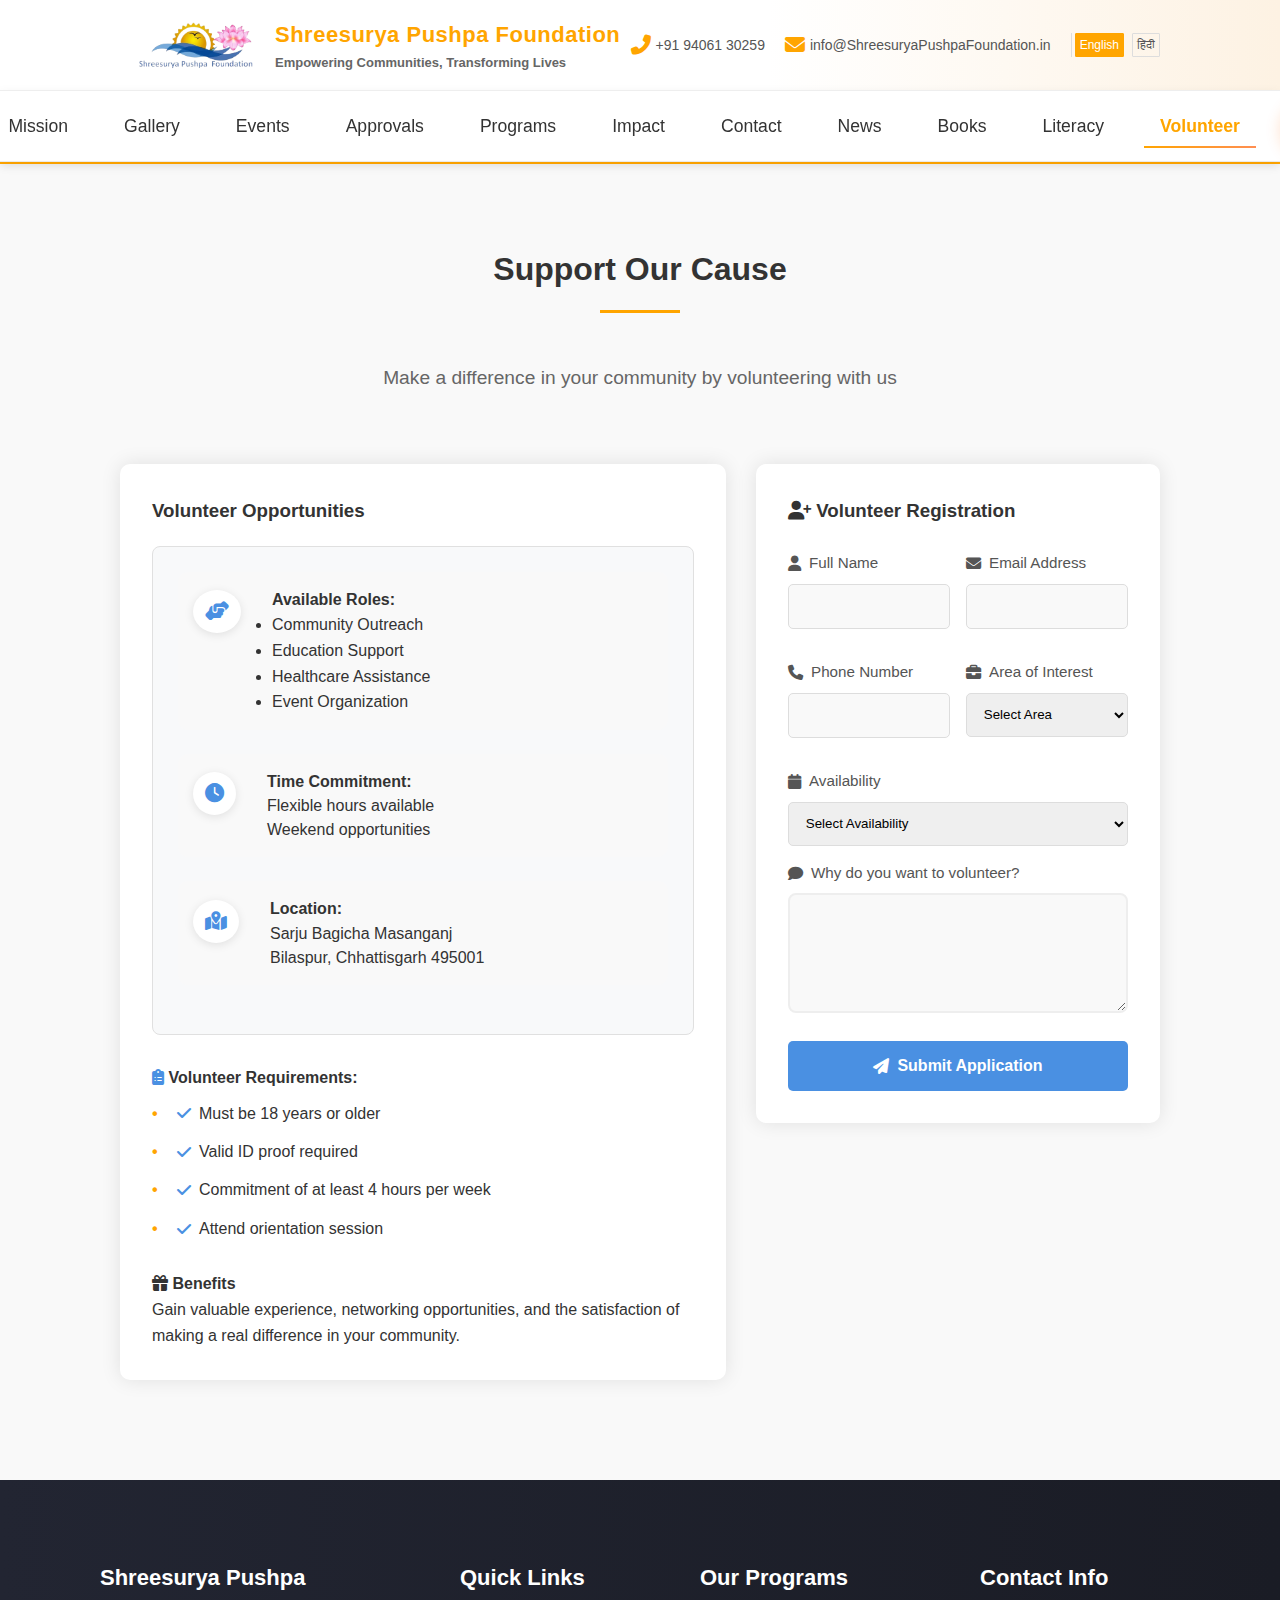
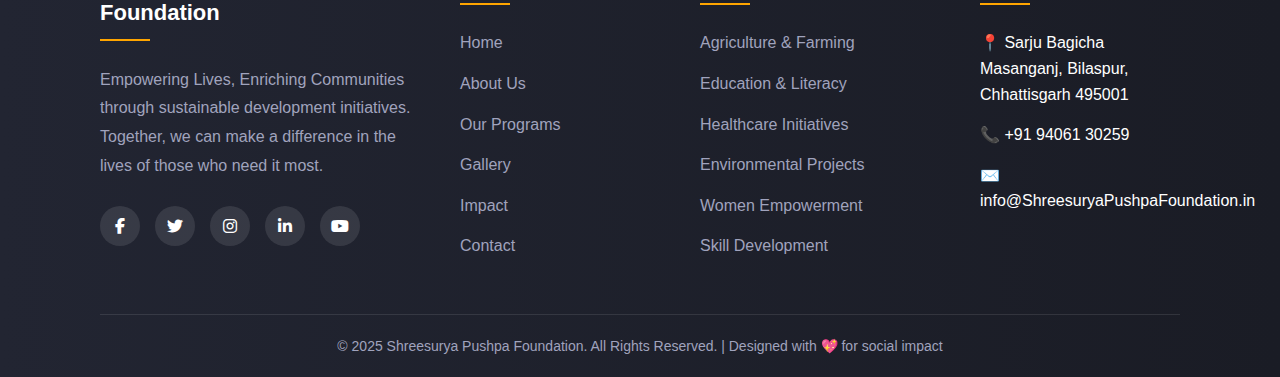
<file: volunteer.html>
<!DOCTYPE html>
<html lang="en">
<head>
    <meta charset="UTF-8">
    <meta name="viewport" content="width=device-width, initial-scale=1.0>   
    <link rel="icon" type="image/x-icon" href="logo.png">
    <title>Volunteer - Shreesurya Pushpa Foundation</title>
    <link rel="stylesheet" href="https://cdnjs.cloudflare.com/ajax/libs/font-awesome/6.4.0/css/all.min.css">
    <link rel="stylesheet" href="styles.css">
    <link rel="stylesheet" href="navigation.css">
    <link rel="stylesheet" href="mobile-nav.css">
    <style>
        /* Center align navigation */
        .nav-links {
            display: flex;
            justify-content: center;
            align-items: center;
            gap: 1.5rem;
            margin: 0;
            padding: 0;
            list-style: none;
        }

        .navbar {
            display: flex;
            justify-content: center;
            align-items: center;
            padding: 0 2rem;
        }

        @media (max-width: 768px) {
            .nav-links {
                justify-content: flex-start;
            }
        }
    </style>
</head>
<body>
    <!-- Add hidden translate element -->
  <div id="google_translate_element" style="position: absolute; top: -9999px; left: -9999px;"></div>
  
        <header>
            <div class="top-header">
                <div class="container">
                    <div class="header-container">
                        <div class="logo-section">
                            <img src="logo.png" alt="Shreesurya Pushpa Foundation Logo" class="logo-img">
                            <div class="logo-text">
                                <h1>Shreesurya Pushpa Foundation</h1>
                                <span>Empowering Communities, Transforming Lives</span>
                            </div>
                        </div>
                        
                        <div class="contact-lang-card">
                            <div class="contact-item">
                                <i class="fas fa-phone-alt"></i>
                                <a href="tel:+919406130259">+91 94061 30259</a>
                            </div>
                            <div class="contact-item">
                                <i class="fas fa-envelope"></i>
                                <a href="mailto:info@ShreesuryaPushpaFoundation.in">info@ShreesuryaPushpaFoundation.in</a>
                            </div>
                            <div class="language-switcher">
                                <button onclick="changeLanguage('en')" class="lang-btn active" data-lang="en">English</button>
                                <button onclick="changeLanguage('hi')" class="lang-btn" data-lang="hi">हिंदी</button>
                            </div>
                            <div id="google_translate_element" style="display: none;"></div>
                        </div>
                    </div>
                </div>
            </div>
        <nav class="main-nav">
            <div class="navbar">
                <ul class="nav-links">
                    <li><a href="index.html">Home</a></li>
                    <li><a href="index.html#about">Mission</a></li>
                    <li><a href="gallery.html">Gallery</a></li>
                    <li><a href="events.html">Events</a></li>
                    <li><a href="index.html#approval-letters">Approvals</a></li>
                    <li><a href="index.html#programs">Programs</a></li>
                    <li><a href="index.html#impact">Impact</a></li>
                    <li><a href="contact.html">Contact</a></li>
                    <li><a href="https://shreesuryapushpanews.co.in/" >News</a></li>
                    <li><a href="books.html">Books</a></li> 
                    <li><a href="book_distribution.html">Literacy</a></li>
                    <li><a href="volunteer.html" class="active">Volunteer</a></li>
                    <li><a href="donate.html" class="donate-btn">Donate</a></li>
                </ul>
                <!-- Add Hamburger Menu Button -->
                <button class="hamburger-menu" aria-label="Toggle Menu" aria-expanded="false">
                    <span></span>
                    <span></span>
                    <span></span>
                </button>
            </div>
        </nav>
    </header>

    <div class="mobile-nav">
        <div class="mobile-nav-header">
            <button class="mobile-menu-btn" aria-label="Toggle Menu">
                <span></span>
                <span></span>
                <span></span>
            </button>
        </div>
        <nav class="mobile-nav-menu">
            <ul>
                <li><a href="index.html#home" class="active"><i class="fas fa-house-user"  style="color:#3366CC  ; font-size: 20px;gap: 10px;"></i> Home</span></a></li>
            <li><a href="index.html#about"><i class="fas fa-compass" style="color:#3366CC  ; font-size: 20px;"></i>  Mission</span></a></li>
            <li><a href="gallery.html"><i class="fas fa-photo-film" style="color:#3366CC  ; font-size: 20px;"></i>  Gallery</span></a></li>
            <li><a href="events.html"><i class="fas fa-calendar-alt" style="color:#3366CC  ; font-size: 20px;"></i>  Events</span></a></li>
            <li><a href="index.html#approval-letters"><i class="fas fa-circle-check" style="color:#3366CC  ; font-size: 20px;"></i><span> Approval</span></a></li>
            <li><a href="index.html#programs"><i class="fas fa-laptop-code" style="color:#3366CC  ; font-size: 20px;"></i> <span> Programs</span></a></li>
            <li><a href="index.html#impact"><i class="fas fa-bolt" style="color:#3366CC  ; font-size: 20px;"></i><span> Impact</span></a></li>
            <li><a href="contact.html"><i class="fas fa-envelope-open-text" style="color: #3366CC  ; font-size: 20px;"></i><span>  Contact</span></a></li>
            <li><a href="https://shreesuryapushpanews.co.in/"><i class="fas fa-broadcast-tower" style="color:#3366CC  ; font-size: 20px;"></i><span>  News</span></a></li>
            <li><a href="books.html"><i class="fas fa-book" style="color:#3366CC  ; font-size: 20px;"></i><span> Books</span></a></li>
            <li><a href="book_distribution.html"><i class="fas fa-spell-check" style="color:#3366CC ; font-size: 20px;"></i><span> Literacy</a></span></li>
            <li><a href="volunteer.html"><i class="fas fa-hand-holding-heart" style="color:#3366CC  ; font-size: 20px;"></i><span>  Volunteer</span></a></li>
            <li><a href="donate.html" class="donate-btn" >Donate</a></li>
            </ul>
        </nav>
        <div class="nav-backdrop"></div>
    </div>

    <section class="volunteer-section">
        <div class="container">
            <h2 class="section-title"> Support Our Cause</h2>
            <p class="section-desc"> Make a difference in your community by volunteering with us</p>

            <div class="donation-container">
                <div class="donation-left">
                    <div class="info-panel">
                        <h3> Volunteer Opportunities</h3>
                        <div class="info-box">
                            <div class="info-item">
                                <i class="fas fa-hands-helping"></i>
                                <div>
                                    <strong>Available Roles:</strong>
                                    <ul>
                                        <li>Community Outreach</li>
                                        <li>Education Support</li>
                                        <li>Healthcare Assistance</li>
                                        <li>Event Organization</li>
                                    </ul>
                                </div>
                            </div>
                            
                            <div class="info-item">
                                <i class="fas fa-clock"></i>
                                <div>
                                    <strong> Time Commitment:</strong>
                                    <p> Flexible hours available<br>Weekend opportunities</p>
                                </div>
                            </div>
                            
                            <div class="info-item">
                                <i class="fas fa-map-marked-alt"></i>
                                <div>
                                    <strong> Location:</strong>
                                    <p>Sarju Bagicha Masanganj<br>Bilaspur, Chhattisgarh 495001</p>
                                </div>
                            </div>
                        </div>

                        <div class="contribution-guidelines">
                            <h4><i class="fas fa-clipboard-list"></i> Volunteer Requirements:</h4>
                            <ul>
                                <li><i class="fas fa-check"></i> Must be 18 years or older</li>
                                <li><i class="fas fa-check"></i> Valid ID proof required</li>
                                <li><i class="fas fa-check"></i> Commitment of at least 4 hours per week</li>
                                <li><i class="fas fa-check"></i> Attend orientation session</li>
                            </ul>
                        </div>

                        <div class="benefits-info">
                            <h4><i class="fas fa-gift"></i>  Benefits</h4>
                            <p>Gain valuable experience, networking opportunities, and the satisfaction of making a real difference in your community.</p>
                        </div>
                    </div>
                </div>

                <div class="donation-right">
                    <div class="form-panel">
                        <h3><i class="fas fa-user-plus"></i>  Volunteer Registration</h3><br>
                        <form id="volunteerForm" action="https://script.google.com/macros/s/AKfycbzzQ4VBJIoM7A4lgvB84RGQIP3w_w8Rey0ktGaeTvnlRm4_poCrI8Ncrb_bCmzg6BlD/exec" method="POST">
                            <div class="form-row">
                                <div class="form-group">
                                    <label for="name"><i class="fas fa-user"></i> Full Name</label>
                                    <input type="text" id="name" name="name" required>
                                </div>
                                <div class="form-group">
                                    <label for="email"><i class="fas fa-envelope"></i> Email Address</label>
                                    <input type="email" id="email" name="email" required>
                                </div>
                            </div>

                            <div class="form-row">
                                <div class="form-group">
                                    <label for="phone"><i class="fas fa-phone"></i> Phone Number</label>
                                    <input type="tel" id="phone" name="phone" required>
                                </div>
                                <div class="form-group">
                                    <label for="area"><i class="fas fa-briefcase"></i> Area of Interest</label>
                                    <select id="area" name="area" required>
                                        <option value="">Select Area</option>
                                        <option value="community">Community Outreach</option>
                                        <option value="education">Education Support</option>
                                        <option value="healthcare">Healthcare Assistance</option>
                                        <option value="events">Event Organization</option>
                                    </select>
                                </div>
                            </div>

                            <div class="form-group">
                                <label for="availability"><i class="fas fa-calendar"></i> Availability</label>
                                <select id="availability" name="availability" required>
                                    <option value="">Select Availability</option>
                                    <option value="weekdays">Weekdays</option>
                                    <option value="weekends">Weekends</option>
                                    <option value="both">Both</option>
                                </select>
                            </div>

                            <div class="form-group">
                                <label for="message"><i class="fas fa-comment"></i> Why do you want to volunteer?</label>
                                <textarea id="message" name="message" rows="4" required></textarea>
                            </div>

                            <button type="submit" class="submit-btn">
                                <i class="fas fa-paper-plane"></i> Submit Application
                            </button>
                        </form>
                    </div>
                </div>
            </div>
        </div>
    </section>

    <footer>
        <div class="container">
            <div class="footer-content">
                <div class="footer-column">
                    <h3>Shreesurya Pushpa Foundation</h3>
                    <p>Empowering Lives, Enriching Communities through sustainable development initiatives. Together, we can make a difference in the lives of those who need it most.</p>
                    <div class="social-icons">
                        <a href="https://facebook.com/your-page" title="Facebook" class="social-icon">
                            <i class="fab fa-facebook-f"></i>
                        </a>
                        <a href="https://twitter.com/your-handle" title="Twitter" class="social-icon">
                            <i class="fab fa-twitter"></i>
                        </a>
                        <a href="https://instagram.com/your-profile" title="Instagram" class="social-icon">
                            <i class="fab fa-instagram"></i>
                        </a>
                        <a href="https://linkedin.com/company/your-company" title="LinkedIn" class="social-icon">
                            <i class="fab fa-linkedin-in"></i>
                        </a>
                        <a href="https://youtube.com/your-channel" title="YouTube" class="social-icon">
                            <i class="fab fa-youtube"></i>
                        </a>
                    </div>
                </div>
                
                <div class="footer-column">
                    <h3>Quick Links</h3>
                    <ul class="footer-links">
                        <li><a href="#home">Home</a></li>
                        <li><a href="#about">About Us</a></li>
                        <li><a href="#programs">Our Programs</a></li>
                        <li><a href="#gallery">Gallery</a></li>
                        <li><a href="#impact">Impact</a></li>
                        <li><a href="#contact">Contact</a></li>
                    </ul>
                </div>
                
                <div class="footer-column">
                    <h3>Our Programs</h3>
                    <ul class="footer-links">
                        <li><a href="#programs">Agriculture & Farming</a></li>
                        <li><a href="#programs">Education & Literacy</a></li>
                        <li><a href="#programs">Healthcare Initiatives</a></li>
                        <li><a href="#programs">Environmental Projects</a></li>
                        <li><a href="#programs">Women Empowerment</a></li>
                        <li><a href="#programs">Skill Development</a></li>
                    </ul>
                </div>
                
                <div class="footer-column">
                    <h3>Contact Info</h3>
                    <ul class="footer-links">
                        <li>📍 Sarju Bagicha Masanganj, Bilaspur, Chhattisgarh 495001</li>
                        <li>📞 +91 94061 30259</li>
                        <li>✉️ info@ShreesuryaPushpaFoundation.in</li>
                    </ul>
                </div>
            </div>
            
            <div class="copyright">
                <p>&copy; 2025 Shreesurya Pushpa Foundation. All Rights Reserved. | Designed with 💖 for social impact</p>
            </div>
        </div>
    </footer>
    <!-- Add Google Translate API -->
  <script type="text/javascript" src="//translate.google.com/translate_a/element.js?cb=googleTranslateElementInit"></script>
  <script type="text/javascript">
      function googleTranslateElementInit() {
          new google.translate.TranslateElement({
              pageLanguage: 'en',
              includedLanguages: 'en,hi',
              layout: google.translate.TranslateElement.InlineLayout.HORIZONTAL,
              autoDisplay: false,
              multilanguagePage: true
          }, 'google_translate_element');
      }
  </script>
    <script src="mobile-nav.js"></script>
    <script src="script.js"></script>  
</body>
</html>
</file>
<file: styles.css>
:root {
  --primary: #FFA500;
  --secondary: #3366CC;
  --accent: #66CC66;
  --text: #333333;
  --light-bg: #f9f9f9;
  --mobile-s: 320px;
  --mobile-m: 375px;
  --mobile-l: 425px;
  --tablet: 768px;
  --laptop: 1024px;
  --laptop-l: 1440px;
  --desktop: 2560px;
}


/* Global Styles */
* {
  margin: 0;
  padding: 0;
  box-sizing: border-box;
  font-family: 'Segoe UI', Tahoma, Geneva, Verdana, sans-serif;
}

body {
  color: var(--text);
  line-height: 1.6;
}

.container {
  width: 100%;
  max-width: 1200px;
  margin: 0 auto;
  padding: 0 20px;
}

header {
  background-color: white;
  box-shadow: 0 2px 10px rgba(0,0,0,0.08);
  position: sticky;
  top: 0;
  width: 100%;
  z-index: 98;
  border-bottom: 2px solid var(--primary);
}

.top-header {
  padding: 8px 0;
  background: linear-gradient(to right, #fff 60%, #fdf2e3);
}

.logo-container {
  display: flex;
  align-items: center;
  gap: 15px;
  padding: 5px 0;
}

.logo-img {
  width: 80px;
  height: 60px;
  object-fit: contain;
}

.logo-text {
  display: flex;
  flex-direction: column;
  gap: 2px;
}

.logo-text h1 {
  font-size: 24px;
  margin: 0;
}

.logo-text span {
  font-size: 14px;
}

/* Mobile responsive adjustments */
@media (max-width: 768px) {
  header {
    position: sticky;
    top: 0;
  }

  .top-header {
    padding: 5px 0;
  }

  .logo-container {
    gap: 10px;
    justify-content: center;
  }

  .logo-img {
    width: 60px;
    height: 45px;
  }

  .logo-text h1 {
    font-size: 18px;
  }

  .logo-text span {
    font-size: 12px;
  }
}

@media (max-width: 480px) {
  .logo-text h1 {
    font-size: 16px;
  }

  .logo-text span {
    font-size: 11px;
  }
}

/* Top Bar with Contact & Language */
.top-bar {
    display: flex;
    justify-content: flex-end; /* Changed from space-between */
    align-items: center;
    padding: 8px 0;
    gap: 20px;
}

.contact-info-top {
    display: flex;
    gap: 20px;
    margin-left: auto; /* Push contact info to right */
}

.contact-info-top a {
    display: flex;
    align-items: center;
    gap: 8px;
    color: var(--text);
    font-size: 0.9rem;
    text-decoration: none;
    transition: color 0.3s ease;
}

.contact-info-top a:hover {
    color: var(--primary);
}

.contact-info-top i {
    color: var(--primary);
}



/* Emergency Contact Button */
.emergency-contact {
    position: fixed;
    right: 25px;
    bottom: 25px;
    background: linear-gradient(45deg, var(--primary), #ff8c00);
    color: white;
    padding: 12px 25px;
    border-radius: 30px;
    box-shadow: 0 4px 15px rgba(255,165,0,0.3);
    display: flex;
    align-items: center;
    gap: 10px;
    font-weight: 500;
    text-decoration: none;
    transition: all 0.3s ease;
}

.emergency-contact:hover {
    transform: translateY(-3px);
    box-shadow: 0 6px 20px rgba(255,165,0,0.4);
}

/* Responsive Adjustments */
@media (max-width: 768px) {
    .logo-section {
        justify-content: center;
    }
    
    .top-bar {
        flex-direction: column;
        align-items: center;
        gap: 10px;
    }
    
    .contact-info-top {
        margin-left: 0;
    }

    .logo-container {
        gap: 15px;
        justify-content: center;
    }
}

.nav-links a::after {
    content: '';
    }

    .nav-links {
        padding: 0;
    }


/* Hero Section */
.hero {
  background: linear-gradient(rgba(0,0,0,0.5), rgba(0,0,0,0.5)), url('/api/placeholder/1200/600') center/cover;
  color: white;
  text-align: center;
  padding: 100px 20px;
  margin-top: 0px; /* Reduced from 200px since banner is removed */
}

.hero h1 {
  font-size: 42px;
  margin-bottom: 20px;
}

.hero p {
  font-size: 18px;
  max-width: 700px;
  margin: 0 auto 30px;
}

.cta-buttons {
  display: flex;
  justify-content: center;
  gap: 20px;
}

.cta-btn {
  padding: 12px 30px;
  border-radius: 5px;
  font-weight: 600;
  text-decoration: none;
  transition: all 0.3s;
}

.primary-btn {
  background-color: var(--primary);
  color: white;
}

.primary-btn:hover {
  background-color: #e69500;
}

.secondary-btn {
  background-color: transparent;
  color: white;
  border: 2px solid white;
}

.secondary-btn:hover {
  background-color: rgba(255,255,255,0.1);
}



/* About Section */
.about {
  /* Add scroll margin to prevent overlap with fixed header */
  scroll-margin-top: 100px; /* Increased spacing */
  padding: 80px 0;
  background-color: var(--background);
}

.section-title {
  text-align: center;
  font-size: 32px;
  margin-bottom: 50px;
  position: relative;
}

.section-title::after {
  content: '';
  display: block;
  width: 80px;
  height: 3px;
  background-color: var(--primary);
  margin: 15px auto 0;
}

.about-content {
  display: flex;
  gap: 40px;
  align-items: center;
}

.about-text {
  flex: 1;
}

.about-img {
  flex: 1;
}

.about-img img {
  width: 100%;
  border-radius: 10px;
  box-shadow: 0 4px 8px rgba(0,0,0,0.1);
}

/* Approval Letters Section - Separated from About */
.approval-letters {
padding: 60px 0;
background-color: #ffffff;
}

.approval-letters h2 {
text-align: center;
font-size: 32px;
margin-bottom: 50px;
position: relative;
font-family: 'Segoe UI', Tahoma, Geneva, Verdana, sans-serif;
color: var(--text);
}

.approval-letters h2::after {
content: '';
display: block;
width: 80px;
height: 3px;
background-color: var(--primary);
margin: 15px auto 0;
}

.approval-columns {
display: grid;
grid-template-columns: repeat(auto-fit, minmax(300px, 1fr));
gap: 30px;
margin-top: 40px;
}

.approval-column {
background: #f8f9fa;
border-radius: 10px;
padding: 20px;
box-shadow: 0 2px 4px rgba(0,0,0,0.1);
}

.pdf-container {
height: 300px;
margin-bottom: 20px;
border: 1px solid #ddd;
border-radius: 8px;
overflow: hidden;
}

.pdf-container embed {
width: 100%;
height: 100%;
}

.approval-info {
text-align: center;
}

.approval-info h4 {
font-size: 20px;
font-weight: 600;
color: var(--text);
font-family: 'Segoe UI', Tahoma, Geneva, Verdana, sans-serif;
margin-bottom: 15px;
}

.pdf-actions {
display: flex;
gap: 10px;
justify-content: center;
}

.pdf-btn {
padding: 8px 16px;
border-radius: 5px;
text-decoration: none;
font-weight: 500;
transition: transform 0.3s ease;
}

.pdf-btn.view {
background-color: #4CAF50;
color: white;
}

.pdf-btn.download {
background-color: #2196F3;
color: white;
}

.pdf-btn:hover {
transform: translateY(-2px);
}

/* Programs Section */
.programs {
  scroll-margin-top: 100px;
  padding: 80px 0;
  background-color: var(--light-bg);
}

.programs-grid {
  display: grid;
  grid-template-columns: repeat(auto-fit, minmax(280px, 1fr));
  gap: 30px;
  margin-top: 40px;
}

.program-card {
  background-color: white;
  border-radius: 10px;
  overflow: hidden;
  box-shadow: 0 5px 15px rgba(0,0,0,0.1);
  transition: transform 0.3s;
}

.program-card:hover {
  transform: translateY(-5px);
}

.program-img {
  height: 300px;  /* Increased from 200px */
  background-size: cover;
  background-position: center;
}

.education-img {
  background-image: url('Images/education.jpg');
}

.healthcare-img {
  background-image: url('Images/agriculture.jpg');
}

.environment-img {
  background-image: url('Images/enivorment.jpg');
}

.women-img {
  background-image: url('Images/women.jpg');
}

.food-img {
  background-image: url('Images/food.jpg');

}

.skill-img {
  background-image: url('Images/skill.jpg');
}

.community-img {
  background-image: url('Images/community.jpg');
}

.urban-img {
  background-image: url('Images/poverty.jpg');
}

.agriculture-img {
  background-image: url('Images/agriculture.jpg');
}
.program-content {
  padding: 20px;
}

.program-content h3 {
  margin-bottom: 10px;
  color: var(--secondary);
}

/* Impact Section */
.impact {
  scroll-margin-top: 100px;
  padding: 4rem 0;
  background-color: var(--light-bg);
  text-align: center;
}

.impact-description {
  max-width: 500px;
  margin: 0 auto 60px;
  color: #666;
  font-size: 1.1rem;
  line-height: 1.8;
}

.stats-container {
  width: 100%;
  margin-top: 40px;
}

.stats-wrapper {
  display: flex;
  justify-content: center;
  align-items: stretch;
  gap: 30px;
  flex-wrap: nowrap;
  max-width: 900px;
  margin: 0 auto;
}

.stat-item {
  flex: 1;
  min-width: 200px;
  padding: 20px;
}

.stat-inner {
  background: white;
  border-radius: 15px;
  padding: 30px 20px;
  box-shadow: 0 10px 30px rgba(0,0,0,0.05);
  transition: transform 0.3s ease;
  text-align: center;
}

.stat-inner:hover {
  transform: translateY(-5px);
}

.stat-icon {
  font-size: 2.5rem;
  margin-bottom: 20px;
}

.stat-number {
  font-size: 2.5rem;
  font-weight: 700;
  color: var(--primary);
  margin-bottom: 10px;
  line-height: 1;
}

.stat-label {
  font-size: 1.1rem;
  font-weight: 500;
  color:#000000;
  margin-bottom: 30px;
}

.stat-description {
  font-size: 1rem;
  color: #666;
  line-height: 1.6;
}

@media (max-width: 1200px) {
  .stats-wrapper {
    padding: 0 20px;
  }
}

@media (max-width: 992px) {
  .stats-wrapper {
    flex-wrap: wrap;
  }
  
  .stat-item {
    flex: 1 1 45%;
  }
}

@media (max-width: 768px) {
  .stat-item {
    flex: 1 1 100%;
    max-width: 400px;
    margin: 0 auto;
  }
  
  .impact {
    padding: 60px 0;
  }
}

.impact {
padding: 4rem 0;
background-color: #f8f9fa;
}

.impact-description {
text-align: center;
max-width: 800px;
margin: 0 auto 3rem;
font-size: 1.1rem;
line-height: 1.6;
}

.stats-container {
width: 100%;
margin: 0 auto;
}

.stats-row {
display: flex;
justify-content: space-between;
flex-wrap: nowrap;
gap: 2rem;
}

.stat-item {
flex: 1;
background: white;
border-radius: 10px;
padding: 2rem;
box-shadow: 0 4px 6px rgba(0, 0, 0, 0.1);
transition: transform 0.3s ease;
}

.stat-item:hover {
transform: translateY(-5px);
}

.stat-inner {
text-align: center;
}

.stat-icon {
font-size: 2.5rem;
margin-bottom: 1rem;
}

.stat-number {
font-size: 2.5rem;
font-weight: bold;
color: #2c3e50;
margin-bottom: 0.5rem;
}

.stat-label {
font-size: 1.25rem;
font-weight: 600;
color: #34495e;
margin-bottom: 0.5rem;
}

.stat-description {
font-size: 1rem;
color: #666;
line-height: 1.4;
}

@media (max-width: 992px) {
.stats-row {
flex-wrap: wrap;
gap: 1rem;
}

.stat-item {
flex: 1 1 calc(50% - 1rem);
}
}

@media (max-width: 576px) {
.stat-item {
flex: 1 1 100%;
}
}


.gallery {
  padding: 4rem 0;
  background: #f9f9f9;
}

.gallery-grid {
  display: grid;
  grid-template-columns: repeat(auto-fill, minmax(250px, 1fr));
  gap: 1.5rem;
  padding: 1rem;
}

.gallery-item {
  position: relative;
  overflow: hidden;
  border-radius: 8px;
  box-shadow: 0 2px 15px rgba(0, 0, 0, 0.1);
  transition: transform 0.3s ease;
  display: block;
}

.gallery-item:hover {
  transform: translateY(-5px);
}

.gallery-item img {
  width: 100%;
  height: 100%;
  object-fit: contain;
  display: block;
  transition: transform 0.3s ease;
}

.gallery-item:hover img {
  transform: scale(1.05);
}

@media (max-width: 768px) {
  .gallery-grid {
    grid-template-columns: repeat(auto-fill, minmax(200px, 1fr));
    gap: 1rem;
  }
}

.filter-btn {
    padding: 10px 25px;
    border: 2px solid var(--primary);
    border-radius: 30px;
    background: transparent;
    color: var(--primary);
    font-weight: 500;
    cursor: pointer;
    transition: all 0.3s ease;
}

.filter-btn:hover,
.filter-btn.active {
    background: var(--primary);
    color: white;
    transform: translateY(-2px);
}

@media (max-width: 768px) {
    .gallery-grid {
        grid-template-columns: repeat(auto-fill, minmax(250px, 1fr));
        gap: 15px;
        padding: 15px;
    }
    
    .gallery-item {
        aspect-ratio: 3/2;
    }
    
    .filter-btn {
        padding: 8px 20px;
        font-size: 14px;
    }
    
    .gallery-caption {
        padding: 15px;
    }
    
    .gallery-caption h3 {
        font-size: 1.1rem;
    }
}

@media (max-width: 480px) {
    .gallery-grid {
        grid-template-columns: 1fr;
    }
    
    .gallery-filter {
        gap: 10px;
        margin-bottom: 25px;
    }
}

.loading-indicator {
    text-align: center;
    padding: 40px;
    color: #666;
    font-size: 1.1rem;
    grid-column: 1 / -1;
    animation: pulse 1.5s infinite;
}

@keyframes pulse {
    0% { opacity: 0.6; }
    50% { opacity: 1; }
    100% { opacity: 0.6; }
}

.error-message {
    text-align: center;
    padding: 20px;
    color: #dc3545;
    background: #fff;
    border-radius: 8px;
    box-shadow: 0 2px 10px rgba(0,0,0,0.1);
    margin: 20px;
    grid-column: 1 / -1;
}

@media (max-width: 768px) {
    .gallery-grid {
        grid-template-columns: repeat(auto-fill, minmax(250px, 1fr));
        gap: 15px;
        padding: 15px;
    }

    .gallery-item {
        height: 250px;
    }
}

@media (max-width: 480px) {
    .gallery-grid {
        grid-template-columns: repeat(auto-fill, minmax(200px, 1fr));
        gap: 10px;
        padding: 10px;
    }

    .gallery-item {
        height: 200px;
    }
}

/* Contact Section */
.contact {
  scroll-margin-top: 100px;
  padding: 80px 0;
  background-color: var(--background);
}

.contact-container {
  display: grid;
  grid-template-columns: 1fr 1fr;
  gap: 40px;
  margin-top: 40px;
  background: white;
  border-radius: 15px;
  box-shadow: 0 5px 30px rgba(0, 0, 0, 0.1);
  padding: 40px;
}

.contact-info {
  padding: 20px;
}

.contact-info h3 {
  font-size: 24px;
  color: var(--primary);
  margin-bottom: 30px;
  position: relative;
}

.contact-info h3::after {
  content: '';
  position: absolute;
  left: 0;
  bottom: -10px;
  width: 50px;
  height: 3px;
  background-color: var(--primary);
}

.info-item {
  display: flex;
  align-items: flex-start;
  margin-bottom: 25px;
  padding: 15px;
  background: var(--light-bg);
  border-radius: 10px;
  transition: transform 0.3s ease;
}

.info-item:hover {
  transform: translateY(-2px);
}

.info-item i {
  font-size: 20px;
  color: var(--primary);
  margin-right: 15px;
  padding: 12px;
  background: white;
  border-radius: 50%;
  box-shadow: 0 2px 10px rgba(0, 0, 0, 0.1);
}

.info-item div {
  flex: 1;
}

.info-item p {
  margin: 0;
  color: var(--text);
  font-size: 1rem;
  line-height: 1.5;
}

.contact-form {
  padding: 20px;
}

.form-group {
  margin-bottom: 20px;
}

.form-group label {
  display: block;
  margin-bottom: 8px;
  color: var(--text);
  font-weight: 500;
  font-size: 0.95rem;
}

.form-group input,
.form-group textarea {
  width: 100%;
  padding: 12px 15px;
  border: 2px solid #eee;
  border-radius: 8px;
  font-size: 1rem;
  transition: all 0.3s ease;
  background: var(--light-bg);
}

.form-group input:focus,
.form-group textarea:focus {
  border-color: var(--primary);
  outline: none;
  box-shadow: 0 0 0 3px rgba(255, 165, 0, 0.1);
}

.form-group textarea {
  height: 120px;
  resize: vertical;
}

.form-group button {
  width: 100%;
  padding: 14px 25px;
  background: linear-gradient(45deg, var(--primary), #ff8c00);
  color: white;
  border: none;
  border-radius: 8px;
  font-size: 1rem;
  font-weight: 600;
  cursor: pointer;
  transition: all 0.3s ease;
  display: flex;
  align-items: center;
  justify-content: center;
  gap: 8px;
}

.form-group button:hover {
  transform: translateY(-2px);
  box-shadow: 0 5px 15px rgba(255, 165, 0, 0.3);
}

.form-group button:active {
  transform: translateY(0);
}

.form-group button i {
  font-size: 1.1rem;
}

.form-status {
  padding: 12px;
  border-radius: 6px;
  margin-top: 15px;
  display: none;
}

.form-status.success {
  background: #e8f5e9;
  color: #2e7d32;
  display: block;
}

.form-status.error {
  background: #fdecea;
  color: #c62828;
  display: block;
}

@media (max-width: 768px) {
  .contact-container {
      grid-template-columns: 1fr;
      padding: 20px;
  }

  .contact-info,
  .contact-form {
      padding: 15px;
  }

  .info-item {
      padding: 12px;
  }

  .form-group button {
      padding: 12px 20px;
  }
}


/* Footer */
footer {
  background: linear-gradient(to right, #222532, #1a1c25);
  color: #fff;
  padding: 80px 0 20px;
}

.footer-content {
  display: grid;
  grid-template-columns: 2fr 1fr 1.5fr 1fr;
  gap: 40px;
  margin-bottom: 40px;
}

.footer-column {
  min-width: 200px;
}

.footer-column h3 {
  color: #fff;
  font-size: 22px;
  margin-bottom: 25px;
  position: relative;
  padding-bottom: 10px;
}

.footer-column h3::after {
  content: '';
  position: absolute;
  left: 0;
  bottom: 0;
  width: 50px;
  height: 2px;
  background-color: var(--primary);
}

.footer-column p {
  color: #a0a3bd;
  line-height: 1.8;
  margin-bottom: 25px;
}

.footer-links {
  list-style: none;
}

.footer-links li {
  margin-bottom: 15px;
}

.footer-links a {
  color: #a0a3bd;
  text-decoration: none;
  transition: all 0.3s ease;
  display: inline-block;
}

.footer-links a:hover {
  color: var(--primary);
  transform: translateX(5px);
}

.social-icons {
  display: flex;
  gap: 15px;
  margin-top: 25px;
}

.social-icons a {
  display: flex;
  align-items: center;
  justify-content: center;
  width: 40px;
  height: 40px;
  background-color: rgba(255, 255, 255, 0.1);
  border-radius: 50%;
  color: #fff;
  text-decoration: none;
  transition: all 0.3s ease;
}

.social-icons a:hover {
  background-color: var(--primary);
  transform: translateY(-3px);
}

.copyright {
  text-align: center;
  padding-top: 20px;
  border-top: 1px solid rgba(255, 255, 255, 0.1);
  color: #a0a3bd;
  font-size: 14px;
}

@media (max-width: 992px) {
  .footer-content {
    grid-template-columns: repeat(2, 1fr);
  }
}

@media (max-width: 576px) {
  .footer-content {
    grid-template-columns: 1fr;
  }
}

/* Responsive Design */
@media (max-width: 768px) {
  .about-content {
    flex-direction: column;
  }
  
  .contact-container {
    flex-direction: column;
  }
}

/* Donation Page Styles */
.donate-section {
    padding: 80px 0;
    background-color: #f8f9fa;
    min-height: 100vh;
    display: flex;
    align-items: flex-start;
}

.donate-container {
    display: grid;
    grid-template-columns: 1fr 1fr;
    gap: 40px;
    max-width: 1400px;
    margin: 0 auto;
    padding: 0 20px;
}

.donation-info {
    position: sticky;
    top: 100px;
    background: white;
    padding: 40px;
    border-radius: 15px;
    box-shadow: 0 4px 20px rgba(0, 0, 0, 0.1);
}

.donation-info h2 {
    color: var(--primary);
    margin-bottom: 25px;
    font-size: 2rem;
}

.donation-info .section-desc {
    text-align: left;
    margin-bottom: 30px;
}

.donation-benefits {
    margin-top: 30px;
}

.benefit-item {
    display: flex;
    align-items: flex-start;
    gap: 15px;
    margin-bottom: 20px;
}

.benefit-item i {
    color: var(--primary);
    font-size: 1.5rem;
}

.donation-form-container {
    background: white;
    padding: 40px;
    border-radius: 15px;
    box-shadow: 0 4px 20px rgba(0, 0, 0, 0.1);
}

.amount-buttons {
    display: flex;
    flex-wrap: wrap;
    gap: 15px;
    margin-bottom: 30px;
}

.amount-btn {
    flex: 1;
    min-width: 120px;
    padding: 15px;
    border: 2px solid var(--primary);
    background: transparent;
    color: var(--primary);
    border-radius: 8px;
    font-weight: 600;
    cursor: pointer;
    transition: all 0.3s ease;
}

.amount-btn:hover,
.amount-btn.active {
    background: var(--primary);
    color: white;
}

.custom-amount {
    width: 100%;
    padding: 15px;
    border: 2px solid #ddd;
    border-radius: 8px;
    font-size: 1rem;
    margin-top: 15px;
}

/* Responsive Styles */
@media (max-width: 992px) {
    .donate-container {
        grid-template-columns: 1fr;
    }

    .donation-info {
        position: relative;
        top: 0;
    }
}

@media (max-width: 768px) {
    .donate-section {
        padding: 40px 0;
    }

    .donation-info,
    .donation-form-container {
        padding: 25px;
    }

    .amount-buttons {
        gap: 10px;
    }

    .amount-btn {
        min-width: calc(50% - 5px);
    }
}

.section-desc {
    text-align: center;
    color: #666;
    margin-bottom: 50px;
    font-size: 1.2rem;
}

.donation-options {
    max-width: 800px;
    margin: 0 auto;
    background: #fff;
    padding: 40px;
    border-radius: 10px;
    box-shadow: 0 0 20px rgba(0, 0, 0, 0.1);
}

.donation-amount {
    margin-bottom: 40px;
}

.donation-amount h3 {
    color: #333;
    margin-bottom: 20px;
}

.amount-buttons {
    display: flex;
    gap: 15px;
    flex-wrap: wrap;
    margin-bottom: 20px;
}

.amount-btn {
    padding: 12px 25px;
    border: 2px solid #2196F3;
    background: transparent;
    color: #2196F3;
    border-radius: 5px;
    font-size: 1.1rem;
    cursor: pointer;
    transition: all 0.3s ease;
}

.amount-btn:hover {
    background: #2196F3;
    color: white;
}

.amount-btn.active {
    background: #2196F3;
    color: white;
}

.custom-amount {
    width: 150px;
    padding: 12px;
    border: 2px solid #ddd;
    border-radius: 5px;
    font-size: 1.1rem;
}

.donation-form {
    margin-top: 30px;
    border-top: 1px solid #eee;
    padding-top: 30px;
}

.form-group {
    margin-bottom: 20px;
}

.form-group label {
    display: block;
    margin-bottom: 8px;
    color: #555;
    font-weight: 500;
}

.form-group input {
    width: 100%;
    padding: 12px;
    border: 2px solid #ddd;
    border-radius: 5px;
    font-size: 1rem;
    transition: border-color 0.3s ease;
}

.form-group input:focus {
    border-color: #2196F3;
    outline: none;
}

.donate-submit-btn {
    background: #2196F3;
    color: white;
    padding: 15px 30px;
    border: none;
    border-radius: 5px;
    font-size: 1.1rem;
    cursor: pointer;
    transition: background 0.3s ease;
    width: 100%;
    margin-top: 20px;
}

.donate-submit-btn:hover {
    background: #1976D2;
}

.bank-details {
    max-width: 800px;
    margin: 40px auto 0;
    background: #fff;
    padding: 30px;
    border-radius: 10px;
    box-shadow: 0 0 20px rgba(0, 0, 0, 0.1);
}

.bank-details h3 {
    color: #333;
    margin-bottom: 15px;
}

.bank-info {
    background: #f8f9fa;
    padding: 20px;
    border-radius: 5px;
    margin-top: 15px;
}

.bank-info p {
    margin: 10px 0;
    color: #555;
}

.bank-info strong {
    color: #333;
    margin-right: 10px;
}

/* Responsive Styles */
@media (max-width: 768px) {
    .donation-options {
        padding: 20px;
    }
    
    .amount-buttons {
        justify-content: center;
    }
    
    .amount-btn {
        padding: 10px 20px;
    }
    
    .custom-amount {
        width: 100%;
    }
}

.payment-methods {
  margin: 20px 0;
  padding: 15px;
  border: 1px solid #ddd;
  border-radius: 5px;
}

.payment-option {
  margin: 15px 0;
}

.payment-option label {
  margin-left: 10px;
}

.upi-input, .bank-list {
  margin: 10px 0 10px 25px;
}

.upi-input input, .bank-list select {
  width: 100%;
  max-width: 300px;
  padding: 8px;
  border: 1px solid #ddd;
  border-radius: 4px;
}

.hidden {
  display: none;
}

.payment-confirmation {
  text-align: center;
  padding: 20px;
  margin-top: 20px;
  background-color: #e8f5e9;
  border-radius: 5px;
}

/* Volunteer Section Styles */
.volunteer-section {
    padding: 80px 0;
    background-color: var(--light-bg);
}

.volunteer-container {
    max-width: 1000px;
    margin: 0 auto;
    display: grid;
    grid-template-columns: 1fr 2fr;
    gap: 40px;
    padding: 40px;
    background: white;
    border-radius: 10px;
    box-shadow: 0 0 20px rgba(0,0,0,0.1);
}

.volunteer-info {
    padding: 20px;
}

.volunteer-benefits {
    list-style: none;
    margin-top: 20px;
}

.volunteer-benefits li {
    margin: 15px 0;
    padding-left: 30px;
    position: relative;
}

.volunteer-benefits li:before {
    content: "✓";
    position: absolute;
    left: 0;
    color: var(--accent);
}

.volunteer-form {
    padding: 20px;
}

.volunteer-form select[multiple] {
    height: 100px;
}

.submit-btn {
    background-color: var(--primary);
    color: white;
    padding: 12px 30px;
    border: none;
    border-radius: 5px;
    cursor: pointer;
    font-weight: 600;
    width: 100%;
    margin-top: 20px;
}

.submit-btn:hover {
    background-color: #e69500;
}

@media (max-width: 768px) {
    .volunteer-container {
        grid-template-columns: 1fr;
    }
}

/* Interest Section Styles */
.interest-section {
    margin-bottom: 30px;
}

.interest-grid {
    display: grid;
    grid-template-columns: repeat(auto-fit, minmax(200px, 1fr));
    gap: 15px;
    margin-top: 10px;
}

.interest-item {
    position: relative;
    background: #f8f9fa;
    border: 2px solid #e9ecef;
    border-radius: 8px;
    transition: all 0.3s ease;
}

.interest-item:hover {
    border-color: var(--primary);
    background: #fff;
}

.interest-item input[type="checkbox"] {
    display: none;
}

.interest-item label {
    display: flex;
    align-items: center;
    padding: 15px;
    cursor: pointer;
    width: 100%;
    margin: 0;
}

.interest-icon {
    font-size: 1.5rem;
    margin-right: 12px;
    display: inline-block;
    width: 30px;
    text-align: center;
}

.interest-item input[type="checkbox"]:checked + label {
    background: rgba(255, 165, 0, 0.1);
    border-color: var(--primary);
}

.interest-item input[type="checkbox"]:checked + label .interest-icon {
    transform: scale(1.1);
}

.interest-hint {
    display: block;
    color: #666;
    font-size: 0.9rem;
    margin-top: 8px;
    font-style: italic;
}

@media (max-width: 768px) {
    .interest-grid {
        grid-template-columns: repeat(auto-fit, minmax(150px, 1fr));
    }
}

/* Add these styles to your existing CSS file */

.volunteer-form {
padding: 60px 0;
background: #f8f9fa;
}

.form-section {
background: #fff;
padding: 30px;
border-radius: 8px;
box-shadow: 0 2px 4px rgba(0,0,0,0.1);
margin-bottom: 30px;
}

.form-section h3 {
color: #333;
margin-bottom: 25px;
padding-bottom: 10px;
border-bottom: 2px solid #e7e7e7;
}

.availability-grid {
display: grid;
gap: 30px;
margin-top: 20px;
}

.time-slots, .days-available, .commitment-period {
background: #f8f9fa;
padding: 20px;
border-radius: 6px;
border: 1px solid #e7e7e7;
}

.slot-options, .weekday-selector {
display: grid;
gap: 15px;
}

.slot-checkbox, .day-checkbox {
display: flex;
align-items: center;
cursor: pointer;
}

.slot-checkbox input, .day-checkbox input {
margin-right: 10px;
}

.slot-text, .day-text {
font-size: 0.95rem;
color: #555;
}

.commitment-select {
width: 100%;
padding: 10px;
border: 1px solid #ddd;
border-radius: 4px;
font-size: 0.95rem;
color: #555;
}

.submit-btn {
background: #4CAF50;
color: white;
padding: 12px 30px;
border: none;
border-radius: 4px;
cursor: pointer;
font-size: 1rem;
margin-top: 20px;
}

.submit-btn:hover {
background: #45a049;
}

@media (min-width: 768px) {
.availability-grid {
    grid-template-columns: repeat(2, 1fr);
}
}

@media (min-width: 992px) {
.availability-grid {
    grid-template-columns: repeat(3, 1fr);
}
}

.info-box {
background: #f8f9fa;
padding: 25px;
border-radius: 8px;
margin: 20px 0;
border: 1px solid #e0e0e0;
}

.contribution-guidelines {
margin: 30px 0;
}

.contribution-guidelines ul {
list-style: none;
padding-left: 0;
}

.contribution-guidelines li {
margin: 10px 0;
padding-left: 25px;
position: relative;
}

.contribution-guidelines li:before {
content: "•";
color: var(--primary);
font-weight: bold;
position: absolute;
left: 0;
}

.tax-benefit-info {
background: #fff3e0;
padding: 20px;
border-radius: 8px;
margin: 20px 0;
width: 100%;
box-sizing: border-box;
}

.contact-preference {
margin-top: 40px;
padding-top: 30px;
border-top: 1px solid #e0e0e0;
width: 100%;
box-sizing: border-box;
}

@media (max-width: 768px) {
.tax-benefit-info {
    padding: 15px;
    margin: 15px 0;
    font-size: 0.95rem;
}

.contact-preference {
    margin-top: 30px;
    padding-top: 20px;
}
}

@media (max-width: 480px) {
.tax-benefit-info {
    padding: 12px;
    margin: 12px 0;
    font-size: 0.9rem;
}

.contact-preference {
    margin-top: 25px;
    padding-top: 15px;
}
}

.tax-benefit-info {
background: #fff3e0;
padding: 20px;
border-radius: 8px;
margin: 20px 0;
}

.contact-preference {
margin-top: 40px;
padding-top: 30px;
border-top: 1px solid #e0e0e0;
}

/* Global Responsive Breakpoints */
:root {
--mobile-s: 320px;
--mobile-m: 375px;
--mobile-l: 425px;
--tablet: 768px;
--laptop: 1024px;
--laptop-l: 1440px;
--desktop: 2560px;
}

/* Universal Responsive Styles */
@media screen and (min-width: var(--mobile-s)) {
html {
font-size: 14px;
}

.container {
padding: 0 15px;
}
}

@media screen and (min-width: var(--mobile-m)) {
html {
font-size: 15px;
}
}

@media screen and (min-width: var(--mobile-l)) {
html {
font-size: 16px;
}

.container {
padding: 0 20px;
}
}

@media screen and (min-width: var(--tablet)) {
.container {
padding: 0 30px;
}

.programs-grid {
grid-template-columns: repeat(2, 1fr);
}
}

@media screen and (min-width: var(--laptop)) {
.programs-grid {
grid-template-columns: repeat(3, 1fr);
}

.container {
padding: 0 40px;
}
}

@media screen and (min-width: var(--laptop-l)) {
.container {
padding: 0 60px;
max-width: 1400px;
}

.programs-grid {
grid-template-columns: repeat(4, 1fr);
}
}

@media screen and (min-width: var(--desktop)) {
.container {
max-width: 1800px;
}
}

/* Device-specific adjustments */
@media screen and (max-width: 480px) {
.logo-img {
width: 200px;
height: 200px;
}

.logo-text h1 {
font-size: 24px;
}

.nav-links {
gap: 20px;
}

.hero h1 {
font-size: 32px;
}

.section-title {
font-size: 28px;
}
}

/* Print Media Query */
@media print {
.donate-btn,
.nav-links,
.footer {
display: none;
}

body {
color: #000;
background: #fff;
}

.container {
width: 100%;
max-width: none;
padding: 0;
margin: 0;
}
}

/* High-contrast and Reduced Motion preferences */
@media (prefers-contrast: high) {
:root {
--primary: #FF6B00;
--text: #000000;
}
}

@media (prefers-reduced-motion: reduce) {
* {
animation: none !important;
transition: none !important;
}
}

/* Orientation changes */
@media screen and (orientation: landscape) and (max-height: 500px) {
.hero {
padding: 40px 20px;
}
}

/* Enable smooth scrolling */
html {
scroll-behavior: smooth;
}

/* Adjust header padding for mobile */
@media (max-width: 768px) {
.top-header {
padding-right: 60px; /* Make room for mobile menu button */
}
}

/* Updated Navigation Styles */
.main-nav {
background-color: #fff;
border-top: 1px solid #eee;
padding: 0;
position: sticky;
top: 0;
z-index: 1000;
box-shadow: 0 2px 10px rgba(0,0,0,0.05);
}

.navbar {
max-width: 1200px;
margin: 0 auto;
display: flex;
justify-content: space-between;
align-items: center;
padding: 0 20px;
height: 70px;
}

.nav-links {
display: flex;
list-style: none;
gap: 35px;
margin: 0;
padding: 0;
align-items: center;
height: 100%;
}

.nav-links li {
height: 100%;
display: flex;
align-items: center;
position: relative;
}

.nav-links a {
text-decoration: none;
color: var(--text);
font-weight: 500;
font-size: 16px;
padding: 8px 0;
transition: all 0.3s ease;
position: relative;
display: flex;
align-items: center;
}

.nav-links a::after {
content: '';
position: absolute;
bottom: -2px;
left: 0;
width: 0;
height: 2px;
background-color: var(--primary);
transition: width 0.3s ease;
}

.nav-links a:hover::after,
.nav-links a.active::after {
width: 100%;
}

.nav-links a:hover {
color: var(--primary);
text-decoration: underline;
}

.nav-links a.active {
color: var(--primary);
font-weight: 600;
}

.nav-links a.active::after {
width: 100%;
}

.donate-btn {
    background: linear-gradient(135deg, #FF6B00, #FF8C00);
    color: white !important;
    padding: 12px 28px;
    border-radius: 30px;
    font-size: 16px;
    font-weight: 600;
    letter-spacing: 0.3px;
    text-decoration: none;
    display: inline-flex;
    align-items: center;
    justify-content: center;
    gap: 10px;
    transition: all 0.3s cubic-bezier(0.4, 0, 0.2, 1);
    box-shadow: 0 4px 15px rgba(255, 107, 0, 0.2);
    border: 2px solid transparent;
    position: relative;
    overflow: hidden;
}

.donate-btn:before {
    content: '';
    position: absolute;
    top: 0;
    left: -100%;
    width: 100%;
    height: 100%;
    background: linear-gradient(120deg, transparent, rgba(255, 255, 255, 0.3), transparent);
    transition: 0.8s;
}

.donate-btn:hover {
    transform: translateY(-2px);
    box-shadow: 0 6px 20px rgba(255, 107, 0, 0.3);
    background: linear-gradient(135deg, #FF8C00, #FF6B00);
}

.donate-btn:hover:before {
    left: 100%;
}

.donate-btn:active {
    transform: translateY(0);
    box-shadow: 0 2px 10px rgba(255, 107, 0, 0.2);
}

/* Responsive styles for donate button */
@media (max-width: 768px) {
    .donate-btn {
        padding: 10px 24px;
        font-size: 15px;
    }
}

/* Responsive Navigation */
@media (max-width: 768px) {
.donate-btn {
    width: 100%;
    margin: 10px 0;
    padding: 15px 28px;
}
}

/* Responsive Navigation */
@media (max-width: 768px) {
.navbar {
    padding: 0 15px;
    height: 60px;
}

.nav-links {
    position: fixed;
    top: 60px;
    left: -100%;
    width: 100%;
    height: calc(100vh - 60px);
    background: white;
    flex-direction: column;
    gap: 0;
    transition: all 0.3s ease;
    box-shadow: 0 4px 6px rgba(0,0,0,0.1);
}

.nav-links.active {
    left: 0;
}

.nav-links li {
    width: 100%;
    height: auto;
    border-bottom: 1px solid #eee;
}

.nav-links a {
    width: 100%;
    padding: 15px 20px;
    justify-content: center;
}

.donate-btn {
    margin: 20px auto;
    display: inline-block;
}

.hamburger-menu {
    display: block;
}
}

/* Updated Navigation Styles */
.main-nav {
position: relative;
}

.navbar {
position: relative;
width: 100%;
}

.hamburger-menu {
display: none;
background: none;
border: none;
cursor: pointer;
padding: 10px;
z-index: 1000;
}

.hamburger-menu span {
display: block;
width: 25px;
height: 3px;
background-color: var(--text);
margin: 5px 0;
transition: all 0.3s ease;
}

/* Responsive Navigation */
@media (max-width: 768px) {
.hamburger-menu {
display: block;
position: absolute;
right: 20px;
top: 50%;
transform: translateY(-50%);
}

.hamburger-menu.active span:nth-child(1) {
transform: rotate(45deg) translate(5px, 5px);
}

.hamburger-menu.active span:nth-child(2) {
opacity: 0;
}

.hamburger-menu.active span:nth-child(3) {
transform: rotate(-45deg) translate(7px, -6px);
}

.nav-links {
position: absolute;
top: 100%;
left: 0;
right: 0;
background: white;
padding: 20px;
flex-direction: column;
align-items: center;
gap: 20px;
transform: translateY(-200%);
opacity: 0;
visibility: hidden;
transition: all 0.3s ease;
box-shadow: 0 4px 6px rgba(0,0,0,0.1);
}

.nav-links.active {
transform: translateY(0);
opacity: 1;
visibility: visible;
}

.nav-links li {
width: 100%;
text-align: center;
}

.nav-links a {
display: block;
padding: 10px;
}

.donate-btn {
margin: 10px 0;
}
}

/* Larger Screen Styles */
@media (min-width: 769px) {
.nav-links {
display: flex !important;
opacity: 1 !important;
visibility: visible !important;
transform: none !important;
}
}

/* Mobile Navigation Fixes */
@media (max-width: 768px) {
.main-nav {
position: fixed;
top: 0;
left: 0;
width: 100%;
height: 100vh;
background: rgba(0, 0, 0, 0.8);
opacity: 0;
visibility: hidden;
transition: all 0.3s ease;
z-index: 2000;
}

.main-nav.active {
opacity: 1;
visibility: visible;
}

.nav-links {
position: fixed;
top: 0;
right: -100%;
width: 75%;
height: 100vh;
background: white;
padding: 80px 20px 20px;
overflow-y: auto;
transition: right 0.3s ease;
z-index: 999;
box-shadow: -5px 0 15px rgba(0, 0, 0, 0.1);
}

.nav-links.active {
right: 0;
}

.hamburger-menu {
position: fixed;
top: 20px;
right: 20px;
z-index: 2002;
background: white;
border-radius: 50%;
padding: 15px;
box-shadow: 0 2px 5px rgba(0, 0, 0, 0.2);
}

.nav-links li {
margin: 15px 0;
}

.nav-links a {
font-size: 18px;
padding: 12px 0;
display: block;
width: 100%;
}

.donate-btn {
margin-top: 20px;
width: 100%;
text-align: center;
}
}

/* Enhanced Mobile Navigation */
.mobile-nav {
display: none;
position: fixed;
top: 0;
left: 0;
width: 100%;
z-index: 2000;
background: white;
box-shadow: 0 2px 10px rgba(0,0,0,0.1);
}

.mobile-nav-header {
display: flex;
justify-content: space-between;
align-items: center;
padding: 10px 20px;
}

.mobile-logo {
height: 40px;
width: auto;
}

.nav-toggle {
width: 30px;
height: 30px;
padding: 0;
background: none;
border: none;
position: relative;
cursor: pointer;
}

.nav-toggle span {
display: block;
width: 100%;
height: 2px;
background: var(--text);
position: absolute;
transition: all 0.3s ease;
}

.nav-toggle span:nth-child(1) { top: 25%; }
.nav-toggle span:nth-child(2) { top: 50%; }
.nav-toggle span:nth-child(3) { top: 75%; }

.nav-toggle.active span:nth-child(1) {
transform: rotate(45deg) translate(5px, 5px);
}

.nav-toggle.active span:nth-child(2) {
opacity: 0;
}

.nav-toggle.active span:nth-child(3) {
transform: rotate(-45deg) translate(7px, -7px);
}

/* Responsive Breakpoints */
@media (max-width: 768px) {
.mobile-nav {
display: block;
}

.main-nav {
display: none;
}

.nav-links {
flex-direction: column;
gap: 20px;
}

.nav-link {
display: block;
padding: 15px;
text-align: center;
font-size: 18px;
border-radius: 8px;
transition: background-color 0.3s ease;
}

.nav-link:hover {
background-color: var(--light-bg);
}

.nav-link.active {
color: var(--primary);
font-weight: 600;
}

.donate-btn {
margin-top: 20px;
}
}

@media screen and (max-width: 768px) {
.hamburger-menu {
display: block;
background: none;
border: none;
padding: 10px;
cursor: pointer;
}

.hamburger-menu span {
display: block;
width: 25px;
height: 3px;
background-color: #333;
margin: 5px 0;
transition: all 0.3s;
}

.hamburger-menu.active span:nth-child(1) {
transform: rotate(45deg) translate(5px, 5px);
}

.hamburger-menu.active span:nth-child(2) {
opacity: 0;
}

.hamburger-menu.active span:nth-child(3) {
transform: rotate(-45deg) translate(7px, -7px);
}

.nav-links {
display: none;
position: absolute;
top: 100%;
left: 0;
right: 0;
background-color: white;
padding: 20px;
box-shadow: 0 2px 5px rgba(0,0,0,0.1);
}

.nav-links.active {
display: block;
}

.nav-links li {
display: block;
margin: 15px 0;
}
}

.navbar {
position: relative;
}

.nav-links {
display: flex;
align-items: center;
gap: 2rem;
}

.hamburger-menu {
display: none;
background: none;
border: none;
cursor: pointer;
padding: 0.5rem;
}

.hamburger-menu span {
display: block;
width: 25px;
height: 3px;
background-color: #333;
margin: 5px 0;
transition: all 0.3s ease;
}

@media (max-width: 768px) {
.hamburger-menu {
display: block;
z-index: 100;
}

.nav-links {
position: fixed;
top: 0;
right: -100%;
width: 80%;
height: 100vh;
background-color: #fff;
flex-direction: column;
padding: 4rem 2rem;
transition: 0.3s ease;
box-shadow: -2px 0 5px rgba(0, 0, 0, 0.1);
}

.nav-links.active {
right: 0;
}

.hamburger-menu.active span:nth-child(1) {
transform: rotate(45deg) translate(5px, 5px);
}

.hamburger-menu.active span:nth-child(2) {
opacity: 0;
}

.hamburger-menu.active span:nth-child(3) {
transform: rotate(-45deg) translate(7px, -6px);
}
}

/* Update Mobile Navigation Styles */
@media (max-width: 768px) {
.hamburger-menu {
    display: block;
    position: fixed;
    top: 20px;
    right: 20px;
    z-index: 2002;
    background: white;
    border-radius: 50%;
    padding: 15px;
    box-shadow: 0 2px 5px rgba(0, 0, 0, 0.2);
}

.main-nav.active {
    opacity: 1;
    visibility: visible;
}

.nav-links {
    position: fixed;
    top: 0;
    right: -100%;
    width: 80%;
    height: 100vh;
    background: white;
    padding: 80px 20px 20px;
    overflow-y: auto;
    transition: right 0.3s ease;
    z-index: 2001;
    box-shadow: -5px 0 15px rgba(0, 0, 0, 0.1);
    display: flex !important;
    flex-direction: column;
}

.nav-links.active {
    right: 0;
}
}

.mission-section {
opacity: 1;
position: relative;
padding: 40px 0;
}

.mission-content {
transform: none;
opacity: 1;
transition: none;
}

.mission-content:hover {
transform: none;
}

/* Mobile Navigation Styles */
.mobile-nav-toggle {
display: none;
position: fixed;
top: 20px;
left: 20px;
z-index: 2000;
width: 40px;
height: 40px;
background: url('Hamburger.png') no-repeat center;
background-size: 24px;
border: none;
cursor: pointer;
padding: 0;
}

@media (max-width: 768px) {
.mobile-nav-toggle {
display: block;
}

.logo {
margin-left: 50px; /* Make room for hamburger icon */
}

.main-nav {
position: fixed;
top: 0;
left: -280px; /* Start off-screen */
width: 280px;
height: 100vh;
background: white;
transition: left 0.3s ease;
z-index: 1999;
box-shadow: 2px 0 10px rgba(0,0,0,0.1);
}

.main-nav.active {
left: 0;
}

.nav-links {
flex-direction: column;
padding: 80px 20px 20px;
height: 100%;
gap: 20px;
}

.nav-links li {
width: 100%;
}

.nav-links a {
display: block;
padding: 12px 15px;
width: 100%;
border-radius: 8px;
}

.nav-links a:hover {
background-color: var(--light-bg);
}

.donate-btn {
margin: 20px 0;
width: 100%;
text-align: center;
}

/* Overlay when menu is open */
.nav-overlay {
display: none;
position: fixed;
top: 0;
left: 0;
right: 0;
bottom: 0;
background: rgba(0,0,0,0.5);
z-index: 1998;
}

.nav-overlay.active {
display: block;
}

/* Prevent body scroll when menu is open */
body.menu-open {
overflow: hidden;
}
}

/* Additional responsive adjustments */
@media (max-width: 480px) {
.logo-img {
width: 200px;
height: 200px;
}

.logo-text h1 {
font-size: 20px;
}

.logo-text span {
font-size: 14px;
}
}

/* Mobile Navigation */
.hamburger-menu {
display: none;
position: fixed;
top: 20px;
left: 20px;
width: 40px;
height: 40px;
background: white;
border-radius: 50%;
padding: 10px;
box-shadow: 0 2px 5px rgba(0,0,0,0.2);
z-index: 2002;
cursor: pointer;
}

@media (max-width: 768px) {
.hamburger-menu {
display: block;
}

.logo {
margin-left: 60px;
}

.nav-links {
position: fixed;
top: 0;
left: -280px;
width: 280px;
height: 100vh;
background: white;
padding: 80px 20px 20px;
transition: left 0.3s ease;
z-index: 2001;
box-shadow: 2px 0 10px rgba(0,0,0,0.1);
flex-direction: column;
gap: 20px;
overflow-y: auto;
}

.nav-links.active {
left: 0;
}

.nav-overlay {
display: none;
position: fixed;
top: 0;
left: 0;
right: 0;
bottom: 0;
background: rgba(0,0,0,0.5);
z-index: 2000;
}

.nav-overlay.active {
display: block;
}

body.menu-open {
overflow: hidden;
}
}

/* Remove or update these classes if you're using background images */
.education-img {
background-image: url('Images/education.jpeg');
}

.healthcare-img {
background-image: url('Images/healthcare.jpeg');
}

.environment-img {
background-image: url('Images/enviornment.jpeg');
}

.women-img {
background-image: url('Images/women.jpeg');
}

.food-img {
background-image: url('Images/food.jpeg');
}

.skill-img {
background-image: url('Images/skill.jpeg');
}

.community-img {
background-image: url('Images/community.jpeg');
}

.urban-img {
background-image: url('Images/urban.jpeg');
}

.agriculture-img {
background-image: url('Images/agriculture.jpeg');
}

/* Side-by-Side Layout */
.side-layout {
display: flex;
gap: 2rem;
margin: 2rem 0;
}

.left-column {
flex: 1;
padding-right: 2rem;
border-right: 1px solid #eee;
}

.right-column {
flex: 1;
padding-left: 2rem;
}

@media (max-width: 768px) {
.side-layout {
    flex-direction: column;
}

.left-column {
    padding-right: 0;
    border-right: none;
    border-bottom: 1px solid #eee;
    padding-bottom: 2rem;
    margin-bottom: 2rem;
}

.right-column {
    padding-left: 0;
}
}

.donation-container {
display: flex;
gap: 2rem;
margin: 2rem 0;
}

.donation-left,
.donation-right {
flex: 1;
min-width: 0;
}

.info-panel,
.form-panel {
background: #fff;
border-radius: 10px;
padding: 2rem;
box-shadow: 0 0 20px rgba(0,0,0,0.1);
}

.info-item {
display: flex;
gap: 1rem;
margin-bottom: 1.5rem;
align-items: flex-start;
}

.info-item i {
color: #4a90e2;
font-size: 1.2rem;
margin-top: 0.2rem;
}

.form-row {
display: flex;
gap: 1rem;
margin-bottom: 1rem;
}

.form-group {
flex: 1;
min-width: 0;
}

.form-group label {
display: flex;
align-items: center;
gap: 0.5rem;
margin-bottom: 0.5rem;
}

.form-group input,
.form-group select {
width: 100%;
padding: 0.8rem;
border: 1px solid #ddd;
border-radius: 5px;
}

.contribution-guidelines ul {
list-style: none;
padding: 0;
}

.contribution-guidelines li {
display: flex;
align-items: center;
gap: 0.5rem;
margin-bottom: 0.8rem;
}

.contribution-guidelines i,
.tax-benefit-info i {
color: #4a90e2;
}

.submit-btn {
width: 100%;
padding: 1rem;
background: #4a90e2;
color: white;
border: none;
border-radius: 5px;
cursor: pointer;
display: flex;
align-items: center;
justify-content: center;
gap: 0.5rem;
transition: background 0.3s ease;
}

.submit-btn:hover {
background: #357abd;
}

@media (max-width: 768px) {
.donation-container {
    flex-direction: column;
}

.form-row {
    flex-direction: column;
}
}

.registration-banner {
background-color: #f8f9fa;
padding: 10px 0;
border-bottom: 1px solid #e9ecef;
}

.registration-grid {
display: grid;
grid-template-columns: repeat(auto-fit, minmax(200px, 1fr));
gap: 20px;
text-align: center;
}

.reg-item {
display: flex;
flex-direction: column;
gap: 5px;
}

.reg-label {
font-size: 0.9rem;
color: #6c757d;
font-weight: 600;
}

.reg-value {
font-size: 1rem;
color: #212529;
font-weight: bold;
letter-spacing: 0.5px;
}

@media (max-width: 768px) {
.registration-grid {
grid-template-columns: repeat(2, 1fr);
}
}

@media (max-width: 480px) {
.registration-grid {
grid-template-columns: 1fr;
}
}

.registration-banner {
position: fixed;
top: 0;
left: 0;
width: 100%;
background-color: #f5f5f5;
padding: 10px 0;
border-bottom: 1px solid #e0e0e0;
z-index: 99;
}

.registration-banner {
background-color: #f5f5f5;
padding: 20px 0;
border-bottom: 1px solid #e0e0e0;
}

.registration-grid {
display: grid;
grid-template-columns: repeat(auto-fit, minmax(250px, 1fr));
gap: 20px;
text-align: center;
}

.reg-item {
display: flex;
flex-direction: column;
gap: 5px;
}

.reg-label {
font-weight: bold;
color: #333;
font-size: 0.9em;
}

.reg-value {
color: #666;
font-size: 0.85em;
letter-spacing: 0.5px;
}

.organization-info {
background: linear-gradient(135deg, #f8f9fa 0%, #e9ecef 100%);
padding: 40px 0;
margin-bottom: 60px;
box-shadow: 0 2px 15px rgba(0,0,0,0.05);
}

.info-cards-container {
display: grid;
grid-template-columns: repeat(auto-fit, minmax(250px, 1fr));
gap: 25px;
max-width: 1200px;
margin: 0 auto;
padding: 0 20px;
}

.info-card {
background: white;
border-radius: 12px;
padding: 25px;
box-shadow: 0 5px 15px rgba(0,0,0,0.05);
transition: transform 0.3s ease;
border: 1px solid rgba(0,0,0,0.08);
}

.info-card:hover {
transform: translateY(-5px);
box-shadow: 0 8px 20px rgba(0,0,0,0.1);
}

.info-card-header {
display: flex;
align-items: center;
gap: 15px;
margin-bottom: 15px;
}

.info-card-icon {
width: 45px;
height: 45px;
display: flex;
align-items: center;
justify-content: center;
background: var(--primary);
color: white;
border-radius: 10px;
font-size: 20px;
}

.info-card-title {
font-size: 0.9rem;
color: #666;
margin: 0;
font-weight: 600;
}

.info-card-value {
font-size: 1.1rem;
color: #333;
font-weight: 700;
letter-spacing: 0.5px;
}

.info-card-desc {
font-size: 0.85rem;
color: #777;
margin-top: 10px;
line-height: 1.4;
}

@media (max-width: 768px) {
.info-cards-container {
    grid-template-columns: repeat(2, 1fr);
    gap: 15px;
}
}

@media (max-width: 480px) {
.info-cards-container {
    grid-template-columns: 1fr;
}

.info-card {
    padding: 20px;
}
}

.qr-code-section {
padding: 60px 0;
background: linear-gradient(135deg, #ffffff 0%, #f8f9fa 100%);
margin-top: 40px;
}

.qr-code-wrapper {
display: flex;
align-items: center;
justify-content: center;
gap: 50px;
max-width: 900px;
margin: 0 auto;
background: white;
padding: 40px;
border-radius: 20px;
box-shadow: 0 10px 30px rgba(0,0,0,0.05);
}

.qr-info {
flex: 1;
max-width: 400px;
}

.qr-info h3 {
font-size: 28px;
color: var(--text);
margin-bottom: 15px;
font-weight: 600;
}

.qr-info p {
color: #666;
font-size: 16px;
line-height: 1.6;
margin-bottom: 25px;
}

.supported-apps {
margin-top: 20px;
}

.supported-apps span {
display: block;
font-size: 14px;
color: #888;
margin-bottom: 10px;
}

.app-icons {
display: flex;
gap: 20px;
justify-content: center; /* Added to center icons */
}

.app-icons i {
font-size: 24px;
color: var(--primary);
transition: transform 0.3s ease;
}

.app-icons i:hover {
transform: translateY(-2px);
}

.qr-image {
text-align: center;
}

.qr-code {
width: 300px;  /* Increased from 200px */
height: 300px; /* Increased from 200px */
margin: 20px auto;
padding: 15px;
background: white;
border: 2px solid #eee;
border-radius: 12px;
}

.scan-text {
margin-top: 15px;
font-size: 14px;
color: #666;
}

@media (max-width: 768px) {
.qr-code-wrapper {
    flex-direction: column;
    padding: 30px 20px;
    gap: 30px;
}

.qr-info {
    text-align: center;
}

.app-icons {
    justify-content: center;
}

.qr-code {
    width: 250px;    /* Adjusted for mobile */
    height: 250px;
}
}

.receipt-preview {
background: white;
border-radius: 15px;
padding: 20px;
margin-top: 30px;
box-shadow: 0 4px 15px rgba(0,0,0,0.08);
}

.receipt-preview h4 {
font-size: 1.1rem;
color: var(--text);
margin-bottom: 15px;
text-align: center;
border-bottom: 2px solid var(--primary);
padding-bottom: 10px;
}

.receipt-image-container {
position: relative;
width: 100%;
max-width: 400px;  /* Increased from 250px */
margin: 0 auto;
overflow: hidden;
border-radius: 8px;
box-shadow: 0 2px 10px rgba(0,0,0,0.1);
transition: transform 0.3s ease;
margin: 0 auto;
overflow: hidden;
border-radius: 8px;
box-shadow: 0 2px 10px rgba(0,0,0,0.1);
transition: transform 0.3s ease;
}

.receipt-image-container:hover {
transform: scale(1.02);
}

.receipt-image {
width: 100%;
height: auto;
display: block;
}

.receipt-info {
margin-top: 20px;
padding: 15px;
background: #f8f9fa;
border-radius: 8px;
font-size: 0.9rem;
color: #666;
text-align: center;
}

.receipt-info i {
color: var(--primary);
margin-right: 8px;
}

.receipt-features {
margin-top: 15px;
list-style: none;
padding: 0;
}

.receipt-features li {
display: flex;
align-items: center;
gap: 10px;
margin-bottom: 8px;
font-size: 0.85rem;
color: #555;
}

.receipt-features i {
color: var(--accent);
font-size: 1rem;
}

/* Update QR code section styles to accommodate receipt */
.qr-code-section {
display: flex;
flex-direction: column;
gap: 20px;
padding: 30px;
}

.qr-code {
margin: 10px auto;
}

@media (max-width: 768px) {
.receipt-preview {
    margin-top: 20px;
    padding: 15px;
}

.receipt-image-container {
    max-width: 250px;
}
}

.donation-container {
display: grid;
grid-template-columns: 3fr 2fr;
gap: 30px;
max-width: 1400px;
margin: 0 auto;
padding: 20px;
}

.form-section {
display: flex;
flex-direction: column;
gap: 30px;
}

.payment-methods-section {
position: sticky;
top: 100px;
display: flex;
flex-direction: column;
gap: 30px;
height: fit-content;
}

.qr-scan-container, .receipt-container {
background: white;
padding: 25px;
border-radius: 15px;
box-shadow: 0 4px 20px rgba(0,0,0,0.1);
}

.qr-info {
text-align: center;
}

.qr-code {
width: 200px;
height: 200px;
margin: 20px auto;
padding: 10px;
background: white;
border: 2px solid #eee;
border-radius: 12px;
}

.receipt-image-container {
max-width: 250px;
margin: 20px auto;
border-radius: 8px;
overflow: hidden;
box-shadow: 0 2px 10px rgba(0,0,0,0.1);
}

.receipt-features {
margin-top: 20px;
}

.receipt-features li {
margin: 10px 0;
color: #555;
font-size: 0.9rem;
}

@media (max-width: 992px) {
.donation-container {
    grid-template-columns: 1fr;
}

.payment-methods-section {
    position: relative;
    top: 0;
}
}

/* Universal Responsive Grid System */
.container {
width: 100%;
padding-right: 15px;
padding-left: 15px;
margin-right: auto;
margin-left: auto;
}

@media (min-width: 320px) {
.container {
max-width: 100%;
padding: 0 10px;
}

.logo-img {
width: 80px;
height: 80px;
}

.logo-text h1 {
font-size: 20px;
}

.section-title {
font-size: 24px;
}
}

@media (min-width: 375px) {
.container {
padding: 0 15px;
}

.logo-img {
width: 90px;
height: 90px;
}
}

@media (min-width: 425px) {
.logo-img {
width: 100px;
height: 100px;
}

.logo-text h1 {
font-size: 24px;
}
}

@media (min-width: 768px) {
.container {
max-width: 720px;
padding: 0 20px;
}

.logo-img {
width: 250px;
height: 250px;
}

.logo-text h1 {
font-size: 28px;
}

.section-title {
font-size: 28px;
}

/* Grid System */
.grid {
display: grid;
grid-template-columns: repeat(2, 1fr);
gap: 20px;
}
}

@media (min-width: 992px) {
.container {
max-width: 960px;
padding: 0 30px;
}

.logo-img {
width: 300px;
height: 300px;
}

.section-title {
font-size: 32px;
}

.grid {
grid-template-columns: repeat(3, 1fr);
gap: 30px;
}
}

@media (min-width: 1200px) {
.container {
max-width: 1140px;
}
}

/* Responsive Images */
img {
max-width: 100%;
height: auto;
}

/* Flexible Typography */
html {
font-size: 14px;
}

@media (min-width: 768px) {
html {
font-size: 16px;
}
}

/* Responsive Sections */
section {
padding: 40px 0;
}

@media (min-width: 768px) {
section {
padding: 60px 0;
}
}

@media (min-width: 992px) {
section {
padding: 80px 0;
}
}

/* Responsive Cards and Grids */
.card-grid {
display: grid;
grid-template-columns: repeat(auto-fit, minmax(250px, 1fr));
gap: 20px;
padding: 15px;
}

/* Responsive Forms */
.form-group {
margin-bottom: 15px;
}

input, select, textarea {
width: 100%;
padding: 8px;
}

@media (min-width: 768px) {
input, select, textarea {
padding: 12px;
}
}

/* Responsive Tables */
.table-responsive {
overflow-x: auto;
-webkit-overflow-scrolling: touch;
}

/* Responsive Buttons */
.btn {
padding: 8px 16px;
font-size: 0.9rem;
}

@media (min-width: 768px) {
.btn {
padding: 10px 20px;
font-size: 1rem;
}
}

/* Touch-friendly Interactive Elements */
@media (max-width: 768px) {
button, 
[type="button"], 
[type="submit"] {
min-height: 44px;
min-width: 44px;
}

a {
padding: 8px;
}
}

@media (max-width: 768px) {
.about {
    scroll-margin-top: 90px; /* Increased spacing for mobile */
}
}

@media (max-width: 768px) {
.programs {
    scroll-margin-top: 90px;
}
.gallery {
    scroll-margin-top: 90px;
}
.impact {
    scroll-margin-top: 90px;
}
.contact {
    scroll-margin-top: 90px;
}
}

/* Ensure hero section text scales properly on smaller screens */
@media (max-width: 576px) {
.hero h1 {
    font-size: 28px; /* Adjusted for smaller screens */
}

.hero p {
    font-size: 14px; /* Reduced for better readability */
}

.cta-buttons a {
    font-size: 14px; /* Adjust button text size */
    padding: 10px 20px;
}
}

/* Improve gallery grid layout for very small screens */
@media (max-width: 480px) {
.gallery-grid {
    grid-template-columns: repeat(auto-fill, minmax(150px, 1fr)); /* Adjusted for smaller screens */
    gap: 10px; /* Reduced gap for compact layout */
}

.gallery-item img {
    height: 200px; /* Adjust image height */
}
}

/* Ensure footer columns stack properly on smaller screens */
@media (max-width: 576px) {
.footer-content {
    grid-template-columns: 1fr; /* Stack all columns vertically */
    gap: 20px; /* Add spacing between stacked columns */
}

.footer-column h3 {
    font-size: 18px; /* Adjust heading size */
}

.footer-column p, .footer-links li {
    font-size: 14px; /* Adjust text size */
}
}

/* Adjust navigation for very small screens */
@media (max-width: 480px) {
.nav-links a {
    font-size: 16px; /* Adjust link size */
    padding: 12px; /* Increase padding for touch targets */
}

.hamburger-menu {
    padding: 8px; /* Adjust button size */
}
}

/* Ensure stats section adapts to smaller screens */
@media (max-width: 576px) {
.stats-row {
    flex-wrap: wrap; /* Allow wrapping */
    gap: 15px; /* Adjust spacing */
}

.stat-item {
    flex: 1 1 100%; /* Stack stats vertically */
    max-width: 300px; /* Limit width for better alignment */
    margin: 0 auto; /* Center align */
}
}

/* Ensure contact form is fully responsive */
@media (max-width: 576px) {
.contact-container {
    flex-direction: column; /* Stack form and info vertically */
    gap: 20px; /* Add spacing */
}

.form-group input, .form-group textarea {
    font-size: 14px; /* Adjust input text size */
}

.form-group button {
    font-size: 14px; /* Adjust button text size */
    padding: 10px 20px; /* Adjust padding */
}
}

/* Books Page Styles */
.books-hero {
background: linear-gradient(rgba(0,0,0,0.7), rgba(0,0,0,0.7)), url('images/books-bg.jpg');
background-size: cover;
background-position: center;
color: white;
text-align: center;
padding: 100px 0;
margin-bottom: 50px;
}

.books-hero h1 {
font-size: 3rem;
margin-bottom: 20px;
}

.books-filter {
display: flex;
justify-content: center;
gap: 15px;
margin-bottom: 40px;
flex-wrap: wrap;
}

.filter-btn {
padding: 10px 20px;
border: 2px solid var(--primary);
background: transparent;
color: var(--text);
border-radius: 25px;
cursor: pointer;
transition: all 0.3s ease;
}

.filter-btn.active,
.filter-btn:hover {
background: var(--primary);
color: white;
}

.books-container {
display: grid;
grid-template-columns: repeat(auto-fill, minmax(300px, 1fr));
gap: 30px;
padding: 20px 0;
}

.book-card {
background: white;
border-radius: 15px;
overflow: hidden;
box-shadow: 0 5px 15px rgba(0,0,0,0.1);
transition: transform 0.3s ease;
}

.book-card:hover {
transform: translateY(-5px);
}

.book-cover {
position: relative;
height: 400px;
overflow: hidden;
}

.book-cover img {
width: 100%;
height: 100%;
object-fit: cover;
}

.book-overlay {
position: absolute;
top: 0;
left: 0;
right: 0;
bottom: 0;
background: rgba(0,0,0,0.7);
display: flex;
flex-direction: column;
justify-content: center;
align-items: center;
gap: 15px;
opacity: 0;
transition: opacity 0.3s ease;
}

.book-card:hover .book-overlay {
opacity: 1;
}

.preview-btn,
.download-btn {
padding: 10px 20px;
border: none;
border-radius: 25px;
cursor: pointer;
font-weight: 600;
transition: transform 0.3s ease;
}

.preview-btn {
background: var(--primary);
color: white;
}

.download-btn {
background: white;
color: var(--text);
}

.book-info {
padding: 20px;
}

.book-info h3 {
font-size: 1.5rem;
margin-bottom: 10px;
color: var(--text);
}

.author {
color: #666;
font-style: italic;
margin-bottom: 10px;
}

.description {
color: #555;
margin-bottom: 15px;
line-height: 1.5;
}

.book-meta {
display: flex;
justify-content: space-between;
color: #777;
font-size: 0.9rem;
}

.book-meta span {
display: flex;
align-items: center;
gap: 5px;
}

/* Responsive Adjustments */
@media (max-width: 768px) {
.books-hero h1 {
    font-size: 2rem;
}

.books-container {
    grid-template-columns: repeat(auto-fill, minmax(250px, 1fr));
}

.book-cover {
    height: 300px;
}
}

/* Language Switcher Styles */
.lang-container {
background: #f8f9fa;
border-bottom: 1px solid #eee;
padding: 8px 0;
}

.language-switcher {
display: flex;
justify-content: flex-end;
gap: 10px;
}

.lang-btn {
background: none;
border: 1px solid #ddd;
padding: 6px 12px;
border-radius: 4px;
cursor: pointer;
transition: all 0.3s ease;
font-size: 14px;
}

.lang-btn.active {
background: var(--primary);
color: white;
border-color: var(--primary);
}

.lang-btn:hover {
background: #f0f0f0;
}

.lang-btn.active:hover {
background: var(--primary);
opacity: 0.9;
}

/* Hide Google Translate widget but keep functionality */
.goog-te-banner-frame,
.goog-te-balloon-frame {
display: none;
}

#google_translate_element {
position: absolute;
top: -9999px;
left: -9999px;
}

.goog-te-gadget {
font-size: 0 !important;
}

/* Logo Styling */
.logo-container {
    display: flex;
    align-items: center;
    gap: 20px;
    padding: 10px 0;
}

.logo-img {
    width: 120px; /* Increased width for rectangular shape */
    height: 80px; /* Reduced height for rectangular shape */
    object-fit: contain; /* Changed to contain to maintain aspect ratio */    background-color: white;
    padding: 5px;
}

/* Update responsive styles */
@media (max-width: 768px) {
    .logo-container {
        flex-direction: column;
        text-align: center;
        gap: 10px;
    }

    .logo-img {
        width: 100px;
        height: 70px;
    }
}

/* Hamburger Menu Styles */
.hamburger {
    position: relative;
    z-index: 2000;
    background: transparent;
    border: none;
    cursor: pointer;
    padding: 0;
    display: none;
}

@media (max-width: 767px) {
    .hamburger {
        display: block;
    }
}
</file>
<file: gallery.css>
/* === Gallery Container === */
.gallery {
    padding: 4rem 0;
    background: #f9f9f9;
}

/* === Gallery Grid === */
.gallery-grid {
    display: grid;
    grid-template-columns: repeat(auto-fill, minmax(300px, 1fr));
    gap: 20px;
    padding: 20px;
}

/* === Individual Gallery Item === */
.gallery-item {
    position: relative;
    overflow: hidden;
    border-radius: 12px;
    box-shadow: 0 2px 15px rgba(0, 0, 0, 0.08);
    transition: transform 0.3s ease;
    aspect-ratio: 64 / 64;
    background: #f5f5f5;
    cursor: pointer;
}

.gallery-item:hover {
    transform: translateY(-5px);
}

/* === Image Styling === */
.gallery-item img {
    width: 100%;
    height: 100%;
    object-fit: cover;
    object-position: center;
    border-radius: 12px;
    display: block;
    transition: transform 0.3s ease;
}

.gallery-item:hover img {
    transform: scale(1.2);
}

/* === Responsive Design === */
@media (max-width: 768px) {
    .gallery-grid {
        grid-template-columns: repeat(auto-fill, minmax(250px, 1fr));
        gap: 15px;
        padding: 15px;
    }

    .gallery-item {
        aspect-ratio: 3 / 2;
        min-height: 220px;
    }
}

@media (max-width: 480px) {
    .gallery-grid {
        grid-template-columns: 1fr;
        padding: 10px;
    }

    .gallery-item {
        aspect-ratio: 4 / 3;
        min-height: 180px;
    }
}

/* === Lightbox Custom Enhancements === */
.lightboxOverlay {
    background: rgba(0, 0, 0, 0.9) !important;
    z-index: 1000;
}

.lb-data .lb-caption {
    font-size: 16px;
    font-weight: 500;
    color: #fff;
    padding: 10px 0;
    text-align: center;
}

.lb-number {
    font-size: 14px;
    padding-top: 10px;
    color: #ccc;
}

/* === Lightbox Navigation === */
.lb-nav a.lb-prev,
.lb-nav a.lb-next {
    opacity: 0.8;
    transition: opacity 0.3s;
}

.lb-nav a.lb-prev:hover,
.lb-nav a.lb-next:hover {
    opacity: 1;
}

/* === Optional Filter Buttons === */
.filter-btn {
    padding: 10px 25px;
    border: 2px solid var(--primary, #007BFF);
    border-radius: 30px;
    background: transparent;
    color: var(--primary, #007BFF);
    font-weight: 500;
    cursor: pointer;
    transition: all 0.3s ease;
    margin: 5px;
}

.filter-btn:hover,
.filter-btn.active {
    background: var(--primary, #007BFF);
    color: white;
    transform: translateY(-2px);
}
</file>
<file: navigation.css>
:root {
    --nav-height: 70px;
    --nav-bg: #f9f9f9;
    --nav-color: #333333;
    --nav-hover: #FFA500;
    --gradient: linear-gradient(45deg,#FFA500, #ff8e53);
}

/* Base Navigation Styles */
.main-nav {
    position: sticky;
    top: 0;
    left: 0;
    width: 100%;
    background: white;
    border-bottom: 1px solid rgba(0, 0, 0, 0.08);
    box-shadow: 0 2px 10px rgba(0, 0, 0, 0.05);
    z-index: 1000;
    transition: all 0.3s ease;
    padding: 0;
}

.nav-container {
    max-width: 1400px;
    margin: 0 auto;
    padding: 0 20px;
    display: flex;
    justify-content: space-between;
    align-items: center;
    height: var(--nav-height);
}

/* Navigation Links */
.nav-links {
    display: flex;
    align-items: center;
    gap: 1.5rem;
    margin: 0;
    padding: 0;
    list-style: none;
}

.nav-links a {
    color: var(--nav-color);
    text-decoration: none;
    font-size: 1rem;
    font-weight: 500;
    padding: 0.5rem 1rem;
    transition: all 0.3s ease;
    position: relative;
}

.nav-links a::after {
    content: '';
    position: absolute;
    bottom: 0;
    left: 0;
    width: 0;
    height: 2px;
    background: var(--gradient);
    transition: width 0.3s ease;
}

.nav-links a:hover::after,
.nav-links a.active::after {
    width: 100%;
}

/* Donate Button */
.donate-btn {
    background: var(--gradient);
    border-radius: 50px;
    padding: 0.8rem 1.5rem !important;
    color: white;
    font-weight: 600;
    transition: transform 0.3s ease !important;
}

.donate-btn:hover {
    transform: translateY(-2px);
}

.donate-btn::after {
    display: none;
}

/* Hamburger Menu */
.hamburger {
    display: none;
    cursor: pointer;
    border: none;
    background: transparent;
    padding: 10px;
    position: relative;
    right: 15px;
    top: 50%;
    transform: translateY(-50%);
    z-index: 2000;
}

.bar {
    display: block;
    width: 25px;
    height: 3px;
    margin: 5px auto;
    background-color: var(--nav-color);
    transition: all 0.3s ease;
}

/* Updated Hamburger Menu */
.hamburger-menu {
    display: none;
    cursor: pointer;
    border: none;
    background: transparent;
    padding: 10px;
    position: fixed;
    right: 15px;
    top: 15px;
    z-index: 2000;
}

/* Top Header Styles */
.top-header {
    padding: 15px 0;
    background: linear-gradient(to right, #fff 60%, #fdf2e3);
}

.header-container {
    max-width: 1400px;
    margin: 0 auto;
    padding: 0 20px;
    display: flex;
    justify-content: space-between;
    align-items: center;
    
}

.logo-section {
    display: flex;
    align-items: center;
    gap: 5px;
}

.logo-section img {
    width: 150px;
    height: 60px;
    object-fit: contain;
}

.logo-section img:hover {
    transform: scale(1.5);
  }

.logo-text {
    line-height: 1.5;
}

.logo-text h1 {
    font-size: 22px;
    font-weight: 700;
    color: var(--primary);
    margin: 0;
    letter-spacing: 0.5px;
}

.logo-text span {
    font-size: 13px;
    font-weight: 600;
    color: #666;
}

.contact-lang-card {
    display: flex;
    align-items: center;
    gap: 20px;
}

.contact-info-top {
    display: flex;
    align-items: center;
    gap: 20px;
}

.contact-item {
    display: flex;
    align-items: center;
    gap: 5px;
}

.contact-item i {
    color: var(--primary);
    font-size: 20px;
}

.contact-item a {
    color: #555;
    font-size: 14px;
    font-weight: 500;
    text-decoration: none;
    transition: color 0.3s ease;
}

.language-switcher {
    display: flex;
    gap: 8px;
    padding-left: 3px;
    border-left: 1px solid #ddd;
}

.lang-btn {
    padding: 4px 4px;
    border: 1px solid #ddd;
    background: transparent;
    color: #555;
    border-radius: 1px;
    font-size: 12px;
    cursor: pointer;
    transition: all 0.3s ease;
}

.lang-btn.active {
    background: var(--primary);
    color: white;
    border-color: var(--primary);
}

/* Google Translate Styles */
.skiptranslate {
    display: none !important;
}

.goog-te-banner-frame {
    display: none !important;
}

.goog-te-menu-frame {
    box-shadow: none !important;
    position: fixed !important;
    top: 60px !important;
    right: 10px !important;
    left: auto !important;
}

body {
    top: 0 !important;
}

/* Fix for mobile */
@media (max-width: 768px) {
    .goog-te-menu-frame {
        max-width: 250px !important;
        top: 50px !important;
    }
}

/* Large Screens (1200px and up) */
@media (min-width: 1200px) {
    .nav-container {
        padding: 0 40px;
    }
    
    .nav-links a {
        font-size: 1.1rem;
    }
}

/* Medium Screens (992px to 1199px) */
@media (max-width: 1199px) {
    .nav-links {
        gap: 1.0rem;
    }
    
    .nav-links a {
        padding: 0.5rem 0.8rem;
    }

    .header-container {

        gap: 0.5rem;
    }
    
    .contact-lang-card {
        min-width: 10px;
    }
    /* Approval Letters Section - Separated from About */
.approval-letters {
padding: 60px 0;
background-color: #ffffff;
}

.approval-letters h2 {
text-align: center;
font-size: 32px;
margin-bottom: 50px;
position: relative;
font-family: 'Segoe UI', Tahoma, Geneva, Verdana, sans-serif;
color: var(--text);
}

.approval-letters h2::after {
content: '';
display: block;
width: 80px;
height: 3px;
background-color: var(--primary);
margin: 15px auto 0;
}

.approval-columns {
display: grid;
grid-template-columns: repeat(auto-fit, minmax(300px, 1fr));
gap: 30px;
margin-top: 40px;
}

.approval-column {
background: #f8f9fa;
border-radius: 10px;
padding: 20px;
box-shadow: 0 2px 4px rgba(0,0,0,0.1);
}

.pdf-container {
height: 300px;
margin-bottom: 20px;
border: 1px solid #ddd;
border-radius: 8px;
overflow: hidden;
}

.pdf-container embed {
width: 100%;
height: 100%;
}

.approval-info {
text-align: center;
}

.approval-info h4 {
font-size: 20px;
font-weight: 600;
color: var(--text);
font-family: 'Segoe UI', Tahoma, Geneva, Verdana, sans-serif;
margin-bottom: 15px;
}

.pdf-actions {
display: flex;
gap: 10px;
justify-content: center;
}

.pdf-btn {
padding: 8px 16px;
border-radius: 5px;
text-decoration: none;
font-weight: 500;
transition: transform 0.3s ease;
}

.pdf-btn.view {
background-color: #4CAF50;
color: white;
}

.pdf-btn.download {
background-color: #2196F3;
color: white;
}

.pdf-btn:hover {
transform: translateY(-2px);
}
}

/* Tablet Screens (768px to 991px) */
@media (max-width: 991px) {
    :root {
        --nav-height: 60px;
    }
    
    .nav-links {
        gap: 1rem;
    }
    
    .nav-links a {
        font-size: 0.9rem;
        padding: 0.5rem;
    }
    
    .donate-btn {
        padding: 0.7rem 1.2rem !important;
    }

    .header-container {
        flex-direction: column;
        align-items: stretch;
    }
    
    .contact-lang-card {
        padding: 1rem;
        gap: 10px;
        width: 100%;
        max-width: 350px;
        margin: 0 auto;
        min-width: 200px;
    }

    .contact-info-top {
        gap: 8px;
        flex-direction: column;
        align-items: flex-start;
    }

    .contact-item {
        gap: 4px;
        padding: 4px 0;
    }

    .contact-item i {
        font-size: 0.9rem;
        width: 18px;
    }

    .contact-item a {
        font-size: 0.8rem;
    }

    .language-switcher {
        margin-left: 0;
        justify-content: center;
        margin-top: 10px;
        padding-top: 10px;
        border-top: 1px solid rgba(0, 0, 0, 0.05);
    }

    .top-header {
        padding: 10px 0;
    }
    /* Approval Letters Section - Separated from About */
.approval-letters {
    padding: 60px 0;
    background-color: #ffffff;
    }
    
    .approval-letters h2 {
    text-align: center;
    font-size: 32px;
    margin-bottom: 50px;
    position: relative;
    font-family: 'Segoe UI', Tahoma, Geneva, Verdana, sans-serif;
    color: var(--text);
    }
    
    .approval-letters h2::after {
    content: '';
    display: block;
    width: 80px;
    height: 3px;
    background-color: var(--primary);
    margin: 15px auto 0;
    }
    
    .approval-columns {
    display: grid;
    grid-template-columns: repeat(auto-fit, minmax(300px, 1fr));
    gap: 30px;
    margin-top: 40px;
    }
    
    .approval-column {
    background: #f8f9fa;
    border-radius: 10px;
    padding: 20px;
    box-shadow: 0 2px 4px rgba(0,0,0,0.1);
    }
    
    .pdf-container {
    height: 300px;
    margin-bottom: 20px;
    border: 1px solid #ddd;
    border-radius: 8px;
    overflow: hidden;
    }
    
    .pdf-container embed {
    width: 100%;
    height: 100%;
    }
    
    .approval-info {
    text-align: center;
    }
    
    .approval-info h4 {
    font-size: 20px;
    font-weight: 600;
    color: var(--text);
    font-family: 'Segoe UI', Tahoma, Geneva, Verdana, sans-serif;
    margin-bottom: 15px;
    }
    
    .pdf-actions {
    display: flex;
    gap: 10px;
    justify-content: center;
    }
    
    .pdf-btn {
    padding: 8px 16px;
    border-radius: 5px;
    text-decoration: none;
    font-weight: 500;
    transition: transform 0.3s ease;
    }
    
    .pdf-btn.view {
    background-color: #4CAF50;
    color: white;
    }
    
    .pdf-btn.download {
    background-color: #2196F3;
    color: white;
    }
    
    .pdf-btn:hover {
    transform: translateY(-2px);
    }
}

/* Mobile Screens (below 767px) */
@media (max-width: 767px) {
    :root {
        --nav-height: 50px;
    }
    
    .hamburger {
        display: block;
        
    }
    
    .hamburger-menu {
        display: block;
    }
    
    .nav-container {
        position: relative;
        padding: 0 12px;
    }

    .nav-links {
        position: sticky;
        top: 0;
        right: -100%;
        width: 100%;
        height: 100vh;
        background: var(--nav-bg);
        flex-direction: column;
        justify-content: center;
        align-items: center;
        gap: 2rem;
        transition: all 0.3s ease-in-out;
        opacity: 0;
        z-index: 1500;
        padding-top: var(--nav-height);
    }

    .nav-links.active {
        right: 0;
        opacity: 1;
    }

    .nav-links a {
        font-size: 1.1rem;
        padding: 1rem;
        width: 60%;
        text-align: center;
    }

    .hamburger.active .bar:nth-child(2) {
        opacity: 0.8;
    }

    .hamburger.active .bar:nth-child(1) {
        transform: translateY(8px) rotate(45deg);
    }

    .hamburger.active .bar:nth-child(3) {
        transform: translateY(-8px) rotate(-45deg);
    }

    body.menu-open {
        overflow: hidden;
    }

    .donate-btn {
        margin-top: 1.5rem;
        width: auto;
    }

    .top-header {
        padding: 60px 0;
    }

    .header-container {
        margin-top: 50px;
        flex-direction: row;
        flex-wrap: wrap;
        gap: 0px;
        padding: 0px 0px;
    }

    .logo-section {
        flex: 0 1 auto;
        gap: 3px;
        line-height: 0.4;
    }

    .logo-section img {
        width: 80px;
        height: 40px;
    }

    .logo-text h1 {
        font-size: 32px;
        font-weight: 700;
        line-height: 1.0;
        letter-spacing: 0.5px;
    }

    .logo-text span {
        font-size: 10px;
    }

    .logo-section img:hover {
        transform: scale(1.05);
      }

    .contact-lang-card {
        flex: 1;
        flex-direction: row;
        flex-wrap: wrap;
        gap: 0px;
        padding: 0;
    }

    .contact-item {
        font-size: 10px;
        font-weight: 500;
        padding: 0 0px;
        gap: 0px;
        margin: 0;
    }

    .contact-item i {
        font-size: 12px;
        gap:0;
    }

    .contact-item a {
        font-size: 10px;
        gap:0;
        white-space: nowrap;
        overflow: visible;
        text-overflow: ellipsis;
        max-width: 150px;
    }

    .language-switcher {
        margin: 0;
        padding: 0px 0;
        border: none;
    }

    .lang-btn {
        padding: 0px 0px;
        font-size: 10px;
    }
    /* Approval Letters Section - Separated from About */
.approval-letters {
    padding: 40px 0;
    background-color: #ffffff;
    }
    
    .approval-letters h2 {
    text-align: center;
    font-size: 28px;
    margin-bottom: 30px;
    color: var(--text);
    }
    
    .approval-letters h2::after {
    content: '';
    display: block;
    width: 60px;
    height: 3px;
    background-color: var(--primary);
    margin: 15px auto 0;
    }
    
    .approval-columns {
    display: grid;
    grid-template-columns: 1fr;
    gap: 25px;
    margin: 20px 15px;
    }
    
    .approval-column {
    background: #f8f9fa;
    border-radius: 10px;
    padding: 15px;
    box-shadow: 0 2px 8px rgba(0,0,0,0.1);
    }
    
    .pdf-container {
    height: 500px;
    margin-bottom: 15px;
    border: 1px solid #ddd;
    border-radius: 8px;
    overflow: hidden;
    }
    
    .pdf-container embed {
    width: 100%;
    height: 100%;
    display: block;
    }
}

/* Small Mobile Screens (below 480px) */
@media (max-width: 479px) {
    :root {
        --nav-height: 45px;
    }
    
    .hamburger {
        transform: scale(0.85);
    }

    .nav-links a {
        font-size: 1rem;
        padding: 0.8rem;
    }

    .donate-btn {
        padding: 0.7rem 1rem !important;
    }

    .top-header {
        padding: 3px 0;
    }

    .header-container {
        padding: 3px 5px;
    }

    .logo-section img {
        width: 55px;
        height: 30px;
    }

    .logo-text h1 {
        font-size: 14px;
    }

    .contact-item a {
        max-width: 120px;
    }
}

/* Landscape Mode */
@media (max-height: 500px) and (orientation: landscape) {
    .nav-links {
        padding: 1rem 0;
        justify-content: flex-start;
        overflow-y: auto;
    }

    .nav-links a {
        padding: 0.5rem;
    }

    /* Approval Letters Section - Separated from About */
.approval-letters {
    padding: 60px 0;
    background-color: #ffffff;
    }
    
    .approval-letters h2 {
    text-align: center;
    font-size: 32px;
    margin-bottom: 50px;
    position: relative;
    font-family: 'Segoe UI', Tahoma, Geneva, Verdana, sans-serif;
    color: var(--text);
    }
    
    .approval-letters h2::after {
    content: '';
    display: block;
    width: 80px;
    height: 3px;
    background-color: var(--primary);
    margin: 15px auto 0;
    }
    
    .approval-columns {
    display: grid;
    grid-template-columns: repeat(auto-fit, minmax(300px, 1fr));
    gap: 30px;
    margin-top: 40px;
    }
    
    .approval-column {
    background: #f8f9fa;
    border-radius: 10px;
    padding: 20px;
    box-shadow: 0 2px 4px rgba(0,0,0,0.1);
    }
    
    .pdf-container {
    height: 300px;
    margin-bottom: 20px;
    border: 1px solid #ddd;
    border-radius: 8px;
    overflow: hidden;
    }
    
    .pdf-container embed {
    width: 100%;
    height: 100%;
    }
    
    .approval-info {
    text-align: center;
    }
    
    .approval-info h4 {
    font-size: 20px;
    font-weight: 600;
    color: var(--text);
    font-family: 'Segoe UI', Tahoma, Geneva, Verdana, sans-serif;
    margin-bottom: 15px;
    }
    
    .pdf-actions {
    display: flex;
    gap: 10px;
    justify-content: center;
    }
    
    .pdf-btn {
    padding: 8px 16px;
    border-radius: 5px;
    text-decoration: none;
    font-weight: 500;
    transition: transform 0.3s ease;
    }
    
    .pdf-btn.view {
    background-color: #4CAF50;
    color: white;
    }
    
    .pdf-btn.download {
    background-color: #2196F3;
    color: white;
    }
    
    .pdf-btn:hover {
    transform: translateY(-2px);
    }
}

/* Responsive Adjustments */
@media (max-width: 992px) {
    .contact-lang-card {
        gap: 15px;
    }
    
    .contact-info-top {
        gap: 15px;
    }
    /* Approval Letters Section - Separated from About */
.approval-letters {
    padding: 60px 0;
    background-color: #ffffff;
    }
    
    .approval-letters h2 {
    text-align: center;
    font-size: 32px;
    margin-bottom: 50px;
    position: relative;
    font-family: 'Segoe UI', Tahoma, Geneva, Verdana, sans-serif;
    color: var(--text);
    }
    
    .approval-letters h2::after {
    content: '';
    display: block;
    width: 80px;
    height: 3px;
    background-color: var(--primary);
    margin: 15px auto 0;
    }
    
    .approval-columns {
    display: grid;
    grid-template-columns: repeat(auto-fit, minmax(300px, 1fr));
    gap: 30px;
    margin-top: 40px;
    }
    
    .approval-column {
    background: #f8f9fa;
    border-radius: 10px;
    padding: 20px;
    box-shadow: 0 2px 4px rgba(0,0,0,0.1);
    }
    
    .pdf-container {
    height: 300px;
    margin-bottom: 20px;
    border: 1px solid #ddd;
    border-radius: 8px;
    overflow: hidden;
    }
    
    .pdf-container embed {
    width: 100%;
    height: 100%;
    }
    
    .approval-info {
    text-align: center;
    }
    
    .approval-info h4 {
    font-size: 20px;
    font-weight: 600;
    color: var(--text);
    font-family: 'Segoe UI', Tahoma, Geneva, Verdana, sans-serif;
    margin-bottom: 15px;
    }
    
    .pdf-actions {
    display: flex;
    gap: 10px;
    justify-content: center;
    }
    
    .pdf-btn {
    padding: 8px 16px;
    border-radius: 5px;
    text-decoration: none;
    font-weight: 500;
    transition: transform 0.3s ease;
    }
    
    .pdf-btn.view {
    background-color: #4CAF50;
    color: white;
    }
    
    .pdf-btn.download {
    background-color: #2196F3;
    color: white;
    }
    
    .pdf-btn:hover {
    transform: translateY(-2px);
    }
}

/* Adjust main navigation for mobile */
@media (max-width: 768px) {
    .main-nav {
        height: 50px;
    }

    .nav-links {
        top: 50px;
    }

    .hamburger-menu {
        transform: scale(0.8);
    }
     /* Approval Letters Section - Separated from About */
.approval-letters {
    padding: 60px 0;
    background-color: #ffffff;
    }
    
    .approval-letters h2 {
    text-align: center;
    font-size: 32px;
    margin-bottom: 50px;
    position: relative;
    font-family: 'Segoe UI', Tahoma, Geneva, Verdana, sans-serif;
    color: var(--text);
    }
    
    .approval-letters h2::after {
    content: '';
    display: block;
    width: 80px;
    height: 3px;
    background-color: var(--primary);
    margin: 15px auto 0;
    }
    
    .approval-columns {
    display: grid;
    grid-template-columns: repeat(auto-fit, minmax(300px, 1fr));
    gap: 30px;
    margin-top: 40px;
    }
    
    .approval-column {
    background: #f8f9fa;
    border-radius: 10px;
    padding: 10px;
    box-shadow: 0 2px 4px rgba(0,0,0,0.1);
    }
    
    .pdf-container {
    height: 280px;
    margin-bottom: 60px;
    border: 1px solid #ddd;
    border-radius: 4px;
    overflow: hidden;
    }
    
    .pdf-container embed {
    width: 100%;
    height: 100%;
    }
    
    .approval-info {
    text-align: center;
    }
    
    .approval-info h4 {
    font-size: 20px;
    font-weight: 600;
    color: var(--text);
    font-family: 'Segoe UI', Tahoma, Geneva, Verdana, sans-serif;
    margin-bottom: 15px;
    }
    
    .pdf-actions {
    display: flex;
    gap: 10px;
    justify-content: center;
    }
    
    .pdf-btn {
    padding: 8px 16px;
    border-radius: 5px;
    text-decoration: none;
    font-weight: 500;
    transition: transform 0.3s ease;
    }
    
    .pdf-btn.view {
    background-color: #4CAF50;
    color: white;
    }
    
    .pdf-btn.download {
    background-color: #2196F3;
    color: white;
    }
    
    .pdf-btn:hover {
    transform: translateY(-2px);
    }
}
</file>
<file: mobile-nav.css>
.mobile-nav {
    display: none;
}

@media (max-width: 767px) {
    .mobile-nav {
        display: block;
        position: fixed;
        top: 0;
        left: 0;
        width: 100%;
        z-index: 2000;
        background: rgba(255, 255, 255, 0.98);
        backdrop-filter: saturate(180%) blur(20px);
        -webkit-backdrop-filter: saturate(180%) blur(20px);
        border-bottom: 1px solid rgba(0, 0, 0, 0.06);
        height: 50px; /* Reduced from 60px */
        box-shadow: 0 1px 10px rgba(0, 0, 0, 0.05);
        transition: transform 0.3s ease, box-shadow 0.3s ease;
        will-change: transform;
    }

    .mobile-nav.scrolled {
        transform: translateY(-2px);
        box-shadow: 0 4px 20px rgba(0, 0, 0, 0.12);
    }

    .mobile-nav-header {
        display: flex;
        justify-content: space-between;
        align-items: center;
        background: transparent;
        height: 50px; /* Reduced from 60px */
    }

    .mobile-nav-header img {
        height: 30px; /* Reduced from 35px */
        width: 50%;
    }

    .mobile-menu-btn {
        width: 25px; /* Reduced from 35px */
        height: 25px; /* Reduced from 35px */
        position: relative;
        border: none;
        background: var(--gradient);
        padding: 0;
        cursor: pointer;
        border-radius: 6px; /* Reduced from 8px */
        transition: transform 0.3s ease;
        box-shadow: 0 4px 15px rgba(255, 107, 107, 0.2);
        transform: translateZ(0);
        backface-visibility: hidden;
    }

    .mobile-menu-btn:active {
        transform: scale(0.95);
    }

    .mobile-menu-btn span {
        display: block;
        width: 18px;
        height: 1.5px;
        background: white;
        position: absolute;
        left: 8px;
        transition: 0.4s cubic-bezier(0.68, -0.6, 0.32, 1.6);
    }

    .mobile-menu-btn span:nth-child(1) { top: 12px; }
    .mobile-menu-btn span:nth-child(2) { top: 17px; }
    .mobile-menu-btn span:nth-child(3) { top: 22px; }

    .mobile-menu-btn.active span:nth-child(1) {
        transform: rotate(45deg) translate(5px, 5px);
    }

    .mobile-menu-btn.active span:nth-child(2) {
        opacity: 0;
    }

    .mobile-menu-btn.active span:nth-child(3) {
        transform: rotate(-45deg) translate(7px, -7px);
    }

    .mobile-nav-menu {
        display:flex;
        position: fixed;
        font-size: 100px;
        width: 60%;
        max-width: 360px;
        gap:10px;
        align-items: center;
        height: auto;
        max-height: calc(100vh - 90px);
        background: white;
        padding: 10px 15px; /* Reduced from 20px */
        border-radius: 15px;
        opacity: 0;
        margin-right: 15px;
        visibility: hidden;
        transform: translateY(-10px);
        transition: all 0.3s cubic-bezier(0.4, 0, 0.2, 1);
        box-shadow: 0 4px 25px rgba(0, 0, 0, 0.15);
    }

    .mobile-nav-menu.active {
        opacity: 1;
        visibility: visible;
        transform: translateY(0);
    }

    .nav-backdrop {
        position: fixed;
        top: 0;
        left: 0;
        width: 100%;
        height: 100vh;
        background: rgba(0, 0, 0, 0.3);
        backdrop-filter: blur(3px);
        opacity: 0;
        visibility: hidden;
        transition: all 0.3s ease;
        z-index: 1999;
    }

    .nav-backdrop.active {
        opacity: 1;
        visibility: visible;
    }

    .mobile-nav-menu ul {
        list-style: none;
        padding: 0;
        margin: 0;
        width: 100%;
    }

    .mobile-nav-menu li {
        width: 100%;
        margin: 0;
        padding: 0;
        opacity: 0;
        transform: translateX(-10px);
        transition: all 0.3s ease;
        transition-delay: calc(var(--i) * 0.05s);
    }

    .mobile-nav-menu.active li {
        opacity: 1;
        transform: translateX(0);
    }

    .mobile-nav-menu a {
        display: flex;
        align-items: center;
        gap: 10px;
        padding: 12px 15px;
        text-decoration: none;
        color: var(--nav-color);
        font-size: 0.95rem;
        font-weight: 500;
        border-radius: 8px;
        transition: all 0.3s ease;
        background: rgba(255, 255, 255, 0.9);
        box-shadow: 0 3px 12px rgba(0, 0, 0, 0.04);
    }

    .mobile-nav-menu a i {
        font-size: 16px;
        width: 20px;
        text-align: center;
        margin-right: 8px;
    }

    .mobile-nav-menu a span {
        flex: 1;
    }

    .mobile-nav-menu a::after {
        content: '→';
        opacity: 0;
        transform: translateX(-10px);
        transition: 0.3s ease;
    }

    .mobile-nav-menu a:hover::after {
        opacity: 1;
        transform: translateX(0);
    }

    .mobile-nav-menu a:hover,
    .mobile-nav-menu a.active {
        background: var(--gradient);
        color: white;
        transform: translateY(-2px) scale(1.01);
        box-shadow: 0 5px 15px rgba(255, 107, 107, 0.2);
    }

    .mobile-nav-menu a:active {
        transform: translateY(-1px) scale(0.98);
    }

    .mobile-nav-menu .donate-btn {
        display: flex;
        justify-content: center;
        align-items: center;
        margin-top: 15px;
        background: var(--gradient);
        color: white;
        font-weight: 600;
        letter-spacing: 0.5px;
        text-transform: uppercase;
        padding: 12px 20px;
        font-size: 0.9rem;
        border-radius: 8px;
        box-shadow: 0 4px 15px rgba(255, 107, 107, 0.3);
    }

    .mobile-nav-menu .donate-btn:hover {
        transform: translateY(-2px);
        box-shadow: 0 6px 20px rgba(255, 107, 107, 0.4);
    }

    .mobile-nav-link i {
        display:inline-flex;
        align-items: center;
        gap:3.5rem;
        margin-right: 1rem;
        font-size: 1.1rem;
        width: 20px;
        text-align: center;
    }
    @keyframes fadeInUp {
        to {
            opacity: 1;
            transform: translateY(0);
        }
    }

    body.menu-open .mobile-nav-menu {
        left: 0;
    }

    body.menu-open {
        overflow: hidden;
    }
}

@media (max-width: 479px) {
    .mobile-nav {
        height: 45px; /* Reduced from 55px */
    }

    .mobile-nav-header {
        padding: 4px 10px; /* Further reduced padding */
        height: 45px; /* Reduced from 55px */
    }

    .mobile-nav-header img {
        height: 25px; /* Reduced from 30px */
    }

    .mobile-menu-btn {
        width: 28px; /* Reduced from 32px */
        height: 28px; /* Reduced from 32px */
    }

    .mobile-nav-menu {
        right: 10px;
        width: 90%;
        padding: 15px;
    }
}
</file>
<file: events.css>
.events-timeline {
    position: relative;
    background-color: #fff;
    min-height: 100vh;
    padding: 50px 0;
    margin-top: 80px; /* Add space for header */
    z-index: 1;
}

.timeline {
    position: relative;
    max-width: 1200px;
    margin: 40px auto;
    margin-top: 40px;
}

.timeline::after {
    content: '';
    position: absolute;
    width: 6px;
    background: #3366CC;
    top: 0;
    bottom: 0;
    left: 50%;
    margin-left: -3px;
    border-radius: 3px;
}

.timeline-item {
    padding: 10px 40px;
    position: relative;
    width: 50%;
    margin-bottom: 30px;
}

.timeline-item.right {
    left: 50%;
}

.timeline-item.left {
    left: 0;
}

.timeline-content {
    position: relative;
    background: #fff;
    box-shadow: 0 0 15px rgba(0,0,0,0.1);
    border-radius: 8px;
    overflow: hidden;
    padding: 20px;
    z-index: 2;
    transition: transform 0.3s ease;
}

.timeline-content:hover {
    transform: translateY(-5px);
    box-shadow: 0 6px 30px rgba(51, 102, 204, 0.15);
}

.timeline-content:hover .event-image img {
    transform: scale(1.05);
    transition: transform 0.3s ease;
}

.event-image {
    position: relative;
    border-radius: 10px;
    overflow: hidden;
}

.event-image img {
    width: 100%;
    height: 250px;
    object-fit: cover;
    border-radius: 10px;
}

.event-date {
    position: absolute;
    bottom: 15px;
    right: 15px;
    background: rgba(51, 102, 204, 0.9);
    color: white;
    padding: 8px 15px;
    border-radius: 20px;
    font-size: 0.9rem;
}

.event-info {
    padding: 20px 0 0;
}

.event-info h3 {
    color: #333;
    margin-bottom: 10px;
    font-size: 1.4rem;
}

.event-stats {
    display: flex;
    gap: 20px;
    margin-top: 15px;
    color: #666;
    font-size: 0.9rem;
}

.event-stats span {
    display: flex;
    align-items: center;
    gap: 5px;
}

/* Timeline dots */
.timeline-item::before {
    content: '';
    position: absolute;
    width: 25px;
    height: 25px;
    background: white;
    border: 4px solid #3366CC;
    border-radius: 50%;
    top: 50%;
    transform: translateY(-50%);
    z-index: 1;
}

.timeline-item.right::before {
    left: -12px;
}

.timeline-item.left::before {
    right: -13px;
}

/* Responsive Design */
@media screen and (max-width: 768px) {
    .timeline::after {
        left: 31px;
    }
    
    .timeline-item {
        width: 100%;
        padding-left: 70px;
        padding-right: 25px;
    }
    
    .timeline-item.right {
        left: 0;
    }
    
    .timeline-item::before {
        left: 19px;
    }
}
</file>
